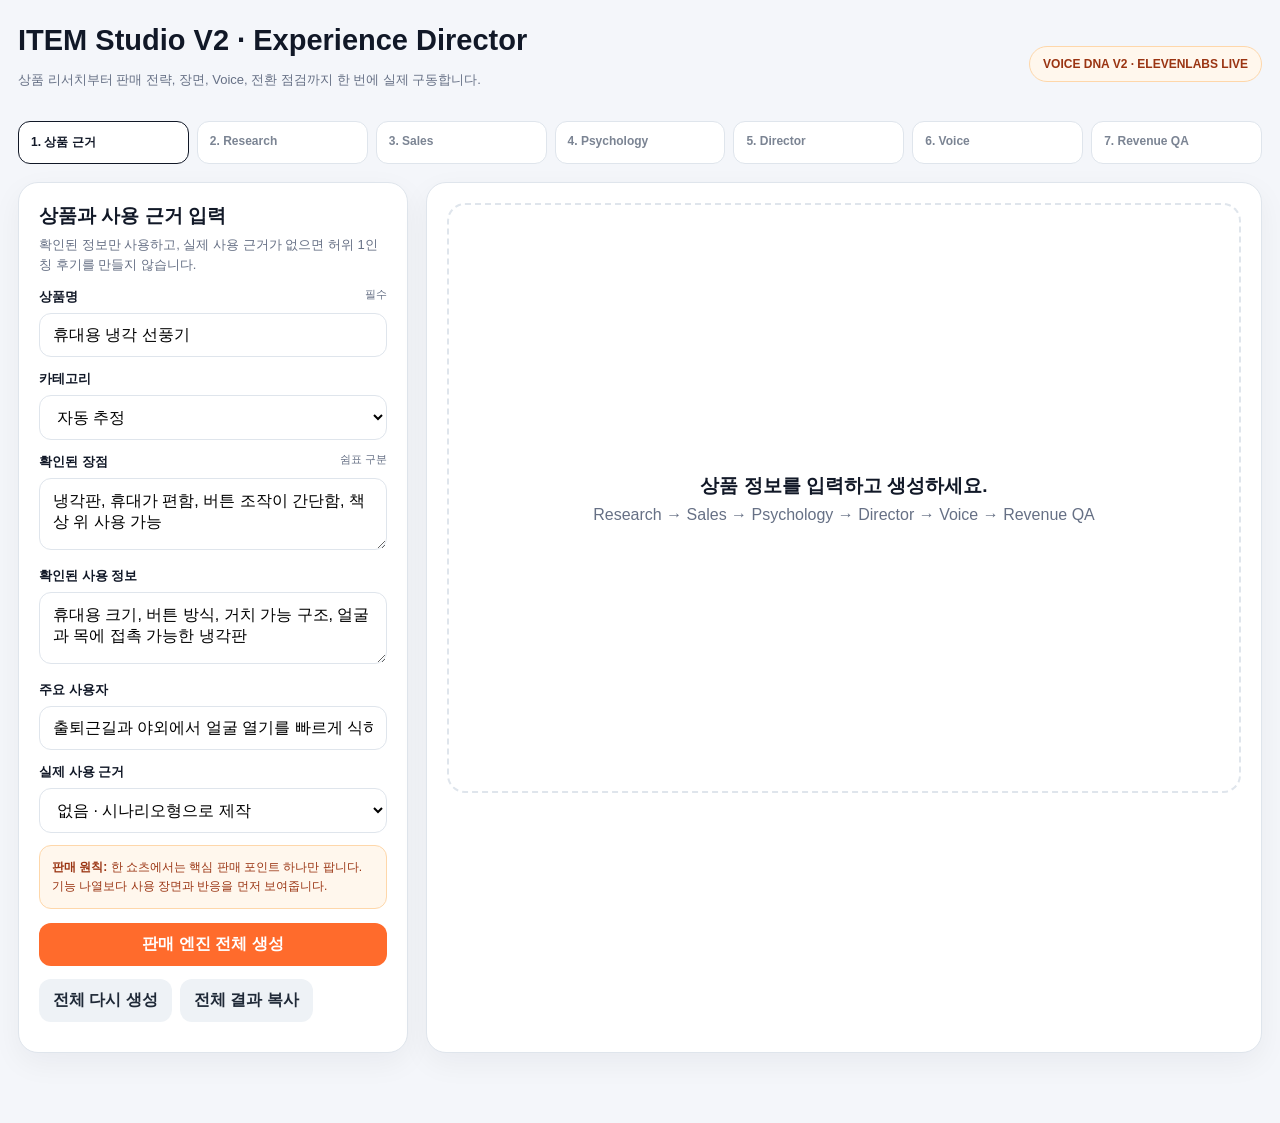
<file: index.html>
<!doctype html>
<html lang="ko">
<head>
<meta charset="utf-8">
<meta name="viewport" content="width=device-width,initial-scale=1">
<title>ITEM Studio V2 · Experience Director</title>
<style>
:root{--bg:#f4f6fa;--card:#fff;--text:#111827;--muted:#667085;--line:#dfe5ec;--dark:#0f172a;--accent:#ff6b2c;--gold:#ffcc3d;--ok:#087a43;--bad:#b42318}*{box-sizing:border-box}body{margin:0;background:var(--bg);color:var(--text);font-family:Arial,"Noto Sans KR",sans-serif}button,input,textarea,select{font:inherit}.wrap{max-width:1480px;margin:auto;padding:24px 18px 70px}.top{display:flex;justify-content:space-between;align-items:center;gap:16px;margin-bottom:18px}.top h1{margin:0;font-size:29px}.top p,.help,.status{color:var(--muted);font-size:13px;line-height:1.55}.lock{padding:10px 13px;border-radius:999px;background:#fff7ed;border:1px solid #fed7aa;color:#9a3412;font-weight:900;font-size:12px}.steps{display:grid;grid-template-columns:repeat(7,1fr);gap:8px;margin-bottom:18px}.step{background:#fff;border:1px solid var(--line);border-radius:12px;padding:12px;font-size:12px;font-weight:800;color:#7b8493}.step.active{border-color:#111827;color:#111827}.step.done{background:#eefbf5;color:var(--ok);border-color:#b8e3cd}.layout{display:grid;grid-template-columns:390px minmax(0,1fr);gap:18px}.card{background:#fff;border:1px solid var(--line);border-radius:20px;padding:20px;box-shadow:0 10px 30px rgba(15,23,42,.05)}h2{font-size:19px;margin:0 0 6px}h3{font-size:15px;margin:0}.field{margin-top:13px}.field label{display:flex;justify-content:space-between;gap:10px;font-size:13px;font-weight:900;margin-bottom:7px}.field label small{font-weight:500;color:var(--muted)}input,textarea,select{width:100%;border:1px solid var(--line);border-radius:12px;padding:12px 13px;background:#fff;outline:none}textarea{resize:vertical;min-height:72px}.btn,button{border:0;border-radius:12px;padding:11px 14px;font-weight:900;cursor:pointer}.primary{background:var(--dark);color:#fff}.orange{background:var(--accent);color:#fff}.secondary{background:#eef2f6;color:#1f2937}.wide{width:100%}.hidden{display:none!important}.notice{margin-top:12px;padding:12px;border-radius:12px;background:#eff6ff;border:1px solid #bfdbfe;color:#1e3a8a;font-size:12px;line-height:1.55}.warning{background:#fff7ed;border-color:#fed7aa;color:#9a3412}.actions{display:flex;gap:8px;flex-wrap:wrap;margin-top:13px}.tabs{display:flex;gap:8px;flex-wrap:wrap;margin-bottom:15px}.tab{background:#eef2f6;color:#334155}.tab.active{background:#111827;color:#fff}.pane{display:none}.pane.active{display:block}.grid2{display:grid;grid-template-columns:1fr 1fr;gap:12px}.box{border:1px solid var(--line);border-radius:15px;background:#fbfcfe;padding:14px}.box h3{margin-bottom:9px}.chips{display:flex;flex-wrap:wrap;gap:7px}.chip{padding:8px 10px;border-radius:999px;background:#f1f5f9;border:1px solid var(--line);font-size:12px;font-weight:800}.flow{display:flex;gap:8px;overflow:auto;padding-bottom:6px}.node{min-width:145px;border:1px solid var(--line);border-radius:13px;background:#fff;padding:12px;font-size:12px;font-weight:800}.node b{display:block;font-size:10px;color:var(--muted);margin-bottom:5px}.cut-list{display:grid;gap:10px}.cut{border:1px solid var(--line);border-radius:15px;background:#fff;padding:14px}.cut-head{display:flex;justify-content:space-between;gap:12px;margin-bottom:9px}.cut-no{background:#111827;color:#fff;border-radius:999px;padding:5px 8px;font-size:11px}.cut-grid{display:grid;grid-template-columns:repeat(4,1fr);gap:8px}.cut-grid div{background:#f8fafc;border-radius:10px;padding:10px;font-size:12px;line-height:1.5}.cut-grid b{display:block;color:#64748b;font-size:10px;margin-bottom:4px}.voice-card{border:2px solid var(--gold);background:#fffdf2}.voice-dna{display:grid;grid-template-columns:repeat(3,1fr);gap:8px;margin-top:10px}.voice-dna div{padding:10px;border-radius:10px;background:#f8fafc;font-size:12px}.score-grid{display:grid;grid-template-columns:repeat(3,1fr);gap:10px}.score{border:1px solid var(--line);border-radius:14px;padding:13px;background:#fff}.score strong{display:block;font-size:25px}.score span{font-size:11px;color:var(--muted)}.bar{height:7px;background:#e5e7eb;border-radius:99px;overflow:hidden;margin-top:8px}.bar i{display:block;height:100%;background:linear-gradient(90deg,var(--gold),var(--accent))}.pass{padding:13px;border-radius:12px;background:#eefbf5;border:1px solid #b8e3cd;color:var(--ok);font-weight:900}.script{white-space:pre-wrap;line-height:1.75;font-size:14px}.empty{display:grid;place-items:center;min-height:590px;color:var(--muted);text-align:center;border:2px dashed var(--line);border-radius:18px}.empty strong{display:block;color:#111827;font-size:19px;margin-bottom:7px}.persona-grid{display:grid;grid-template-columns:repeat(4,1fr);gap:8px}.persona{border:1px solid var(--line);background:#fff;padding:10px;border-radius:12px;font-size:12px}.persona.active{background:#111827;color:#fff}.forbidden{border-color:#fecdd3;background:#fff7f7}.pipeline{display:flex;gap:7px;overflow:auto;margin-top:10px}.pipeline span{white-space:nowrap;padding:8px 10px;border-radius:999px;background:#eefbf5;border:1px solid #b8e3cd;color:var(--ok);font-size:11px;font-weight:900}.tts-grid{display:grid;grid-template-columns:1fr 1fr;gap:10px}.tts-status{margin-top:10px;font-size:12px;font-weight:800}.tts-status.ok{color:var(--ok)}.tts-status.bad{color:var(--bad)}audio{width:100%;margin-top:12px}.small{font-size:11px;color:var(--muted);line-height:1.5}@media(max-width:1050px){.layout{grid-template-columns:1fr}.steps{grid-template-columns:repeat(4,1fr)}.score-grid,.persona-grid{grid-template-columns:1fr 1fr}}@media(max-width:700px){.wrap{padding:15px 11px}.top{align-items:flex-start;flex-direction:column}.steps,.grid2,.score-grid,.cut-grid,.voice-dna,.persona-grid,.tts-grid{grid-template-columns:1fr}.tabs{display:grid;grid-template-columns:1fr 1fr}}
</style>
</head>
<body>
<div class="wrap">
<header class="top"><div><h1>ITEM Studio V2 · Experience Director</h1><p>상품 리서치부터 판매 전략, 장면, Voice, 전환 점검까지 한 번에 실제 구동합니다.</p></div><div class="lock">VOICE DNA V2 · ELEVENLABS LIVE</div></header>
<div class="steps"><div class="step active" id="s1">1. 상품 근거</div><div class="step" id="s2">2. Research</div><div class="step" id="s3">3. Sales</div><div class="step" id="s4">4. Psychology</div><div class="step" id="s5">5. Director</div><div class="step" id="s6">6. Voice</div><div class="step" id="s7">7. Revenue QA</div></div>
<div class="layout">
<aside class="card">
<h2>상품과 사용 근거 입력</h2><div class="help">확인된 정보만 사용하고, 실제 사용 근거가 없으면 허위 1인칭 후기를 만들지 않습니다.</div>
<div class="field"><label>상품명 <small>필수</small></label><input id="name" value="휴대용 냉각 선풍기"></div>
<div class="field"><label>카테고리</label><select id="category"><option value="auto">자동 추정</option><option value="fan">휴대용 선풍기</option><option value="battery">보조배터리</option><option value="kitchen">주방용품</option><option value="beauty">뷰티</option><option value="digital">디지털</option><option value="home">생활용품</option><option value="other">기타</option></select></div>
<div class="field"><label>확인된 장점 <small>쉼표 구분</small></label><textarea id="benefits">냉각판, 휴대가 편함, 버튼 조작이 간단함, 책상 위 사용 가능</textarea></div>
<div class="field"><label>확인된 사용 정보</label><textarea id="evidence">휴대용 크기, 버튼 방식, 거치 가능 구조, 얼굴과 목에 접촉 가능한 냉각판</textarea></div>
<div class="field"><label>주요 사용자</label><input id="audience" value="출퇴근길과 야외에서 얼굴 열기를 빠르게 식히고 싶은 20~30대"></div>
<div class="field"><label>실제 사용 근거</label><select id="proof"><option value="scenario">없음 · 시나리오형으로 제작</option><option value="owned">실제 구매·사용 영상 보유</option></select></div>
<div class="notice warning"><b>판매 원칙:</b> 한 쇼츠에서는 핵심 판매 포인트 하나만 팝니다. 기능 나열보다 사용 장면과 반응을 먼저 보여줍니다.</div>
<button class="orange wide" id="generateBtn" style="margin-top:14px">판매 엔진 전체 생성</button>
<div class="actions"><button class="secondary" id="regenBtn">전체 다시 생성</button><button class="secondary" id="copyBtn">전체 결과 복사</button></div>
<div class="status" id="saveStatus" style="margin-top:10px"></div>
</aside>
<main class="card">
<div id="empty" class="empty"><div><strong>상품 정보를 입력하고 생성하세요.</strong><span>Research → Sales → Psychology → Director → Voice → Revenue QA</span></div></div>
<div id="result" class="hidden">
<div class="tabs"><button class="tab active" data-pane="brain">Research</button><button class="tab" data-pane="sales">Sales</button><button class="tab" data-pane="experience">Psychology</button><button class="tab" data-pane="director">Director</button><button class="tab" data-pane="voice">Voice DNA V2</button><button class="tab" data-pane="qa">Revenue QA</button></div>
<section class="pane active" id="brain"></section><section class="pane" id="sales"></section><section class="pane" id="experience"></section><section class="pane" id="director"></section><section class="pane" id="voice"></section><section class="pane" id="qa"></section>
</div></main></div></div>
<script>
const $=id=>document.getElementById(id);let state={seed:0,audioUrl:null};
const FORBIDDEN=['안녕하세요','오늘 소개할 제품은','이 제품은','기능은','장점은','추천드립니다','도움이 되셨다면','설명드리겠습니다'];
const PERSONAS={creator:{name:'쇼핑 크리에이터',character:'20~30대',tone:'밝지만 과하지 않고 실제 써본 사람처럼',stability:.38,similarity:.82,style:.72},life:{name:'생활 리뷰어',character:'30~40대 생활 리뷰어',tone:'차분하지만 리듬감 있는 실사용 톤',stability:.55,similarity:.84,style:.48},friend:{name:'친구 추천',character:'가까운 친구',tone:'광고 같지 않은 솔직한 대화체',stability:.42,similarity:.8,style:.62},live:{name:'라이브 판매왕',character:'라이브커머스 진행자',tone:'관심을 끌되 과장하지 않는 확신형',stability:.3,similarity:.8,style:.85}};
const list=v=>v.split(/[\n,·•|/]+/).map(x=>x.trim()).filter(Boolean).slice(0,10);
const clean=t=>FORBIDDEN.reduce((s,w)=>s.split(w).join(''),String(t)).replace(/\n{3,}/g,'\n\n').trim();
const setStep=n=>{for(let i=1;i<=7;i++)$('s'+i).className='step'+(i<n?' done':i===n?' active':'')};
function category(name,chosen){if(chosen!=='auto')return chosen;const n=name.toLowerCase();if(/선풍기|팬|냉각/.test(n))return'fan';if(/배터리|충전/.test(n))return'battery';if(/냄비|주방|칼/.test(n))return'kitchen';if(/세럼|크림|화장/.test(n))return'beauty';if(/이어폰|마우스|키보드/.test(n))return'digital';if(/청소|수납/.test(n))return'home';return'other'}
function inputData(){const name=$('name').value.trim();return{name,category:category(name,$('category').value),benefits:list($('benefits').value),evidence:list($('evidence').value),audience:$('audience').value.trim(),proof:$('proof').value}}
function research(d){const cooling=d.category==='fan'&&(/냉각|쿨링|아이스/.test(d.name)||d.benefits.some(x=>/냉각/.test(x)));if(cooling)return{dna:'바람보다 얼굴에 직접 닿는 차가운 접촉감이 구매를 만드는 제품',strength:'냉각판이 얼굴이나 목에 닿는 순간의 체감',problem:'폭염에 달아오른 얼굴, 땀, 무너지는 메이크업',buyer:d.audience,proof:'냉각판을 대기 전과 후의 표정 변화',scenes:['얼굴이 벌겋게 달아오른 순간','냉각판을 볼이나 목에 직접 대는 초근접','닿는 순간 표정이 달라지는 반응']};const first=d.benefits[0]||'사용 직후 보이는 변화';return{dna:'반복되는 생활 불편을 짧은 행동 하나로 줄이는 실사용 제품',strength:first,problem:'매번 반복되지만 참고 넘기던 생활 속 불편',buyer:d.audience,proof:'사용 전과 사용 후의 분명한 차이',scenes:['문제가 생긴 실제 생활 장면','제품을 사용하는 손동작','결과를 확인하는 표정 변화']}}
function sales(r){return{onePoint:r.strength,angle:`${r.problem}을 ${r.strength}으로 해결`,hooks:['잠깐. 지금 표정 바뀌는 거 보이세요?','와... 이게 왜 계속 보이는지 알겠네요.','아니 잠깐. 여기 딱 쓰는 순간이 진짜예요.','설명 말고 결과부터 볼게요.','처음엔 저도 다 비슷한 줄 알았거든요.']}}
function psychology(r){return{flow:['불편','공감','제품 등장','체험','감탄','확신','행동'],whyBuy:[r.problem,r.strength,'즉시 확인되는 변화']}}
function director(r,s){const actions=['문제 장면 클로즈업','제품을 손에 들고 바로 등장','핵심 부위를 직접 사용','0.3초 멈춘 뒤 표정 변화','결과 장면 초근접','카메라를 보며 짧은 CTA'];return actions.map((action,i)=>({no:i+1,action,camera:['얼굴 클로즈업','손과 제품 클로즈업','핵심 사용부 초근접','얼굴 45도 반응샷','전후 비교 고정샷','카메라 정면'][i],acting:['지친 표정','궁금한 표정','집중','놀람','만족','확신'][i],caption:['더워 죽겠는데','딱 여기','닿는 순간','와...','표정 바뀜','이래서 찾는구나'][i]}))}
function voice(d,r,s,cuts,personaKey='creator'){const p=PERSONAS[personaKey];const lines=[s.hooks[state.seed%s.hooks.length],'여기. 딱.',`${r.strength}.`,'와... 잠깐. 이건 반응부터 다르네요.',`${r.proof}. 보이세요?`,'진작 알았으면 이 불편을 계속 참지는 않았을 것 같아요.'];return{personaKey,persona:p,emotion:['놀람','공감','체험','확신','행동'],style:'짧고 빠르게 끊어 말하기 · 반응 먼저, 설명은 나중 · 광고처럼 읽지 않기',avoid:['AI 안내 음성','기계적인 TTS','뉴스 진행자','교과서 읽기','과장된 홈쇼핑 톤','억지 텐션',...FORBIDDEN],lines,full:clean(lines.join('\n'))}}
function score(v,r){let hook=94,desire=93,shorts=96,ctr=91,conversion=92;if(v.personaKey==='creator'){hook+=2;conversion+=2}if(/냉각/.test(r.strength)){desire+=2;ctr+=2}return{hook,desire,shorts,ctr,conversion,total:Math.round((hook+desire+shorts+ctr+conversion)/5)}}
function renderBrain(r){$('brain').innerHTML=`<div class="grid2"><div class="box"><h3>상품 DNA</h3><p>${r.dna}</p></div><div class="box"><h3>핵심 강점</h3><p>${r.strength}</p></div><div class="box"><h3>실제 구매자</h3><p>${r.buyer}</p></div><div class="box"><h3>구매를 증명할 장면</h3><p>${r.proof}</p></div></div><div class="box" style="margin-top:12px"><h3>리서치 결과 장면</h3><div class="flow">${r.scenes.map((x,i)=>`<div class="node"><b>SCENE ${i+1}</b>${x}</div>`).join('')}</div></div>`}
function renderSales(s){$('sales').innerHTML=`<div class="box"><h3>이번 쇼츠에서 딱 하나만 팔 것</h3><p><b>${s.onePoint}</b></p><div class="pipeline"><span>Research</span><span>핵심 강점</span><span>구매 심리</span><span>판매 전략</span><span>장면</span><span>Voice</span><span>Revenue QA</span></div></div><div class="box" style="margin-top:12px"><h3>Hook Generator · TOP 5</h3><div class="flow">${s.hooks.map((x,i)=>`<div class="node"><b>${i===0?'SELECTED':'HOOK '+(i+1)}</b>${x}</div>`).join('')}</div></div>`}
function renderPsychology(p){$('experience').innerHTML=`<div class="box"><h3>구매 감정 흐름</h3><div class="flow">${p.flow.map((x,i)=>`<div class="node"><b>${i+1}</b>${x}</div>`).join('')}</div></div>`}
function renderDirector(cuts){$('director').innerHTML=`<div class="cut-list">${cuts.map(c=>`<article class="cut"><div class="cut-head"><h3>CUT ${String(c.no).padStart(2,'0')}</h3><span class="cut-no">${c.acting}</span></div><div class="cut-grid"><div><b>행동</b>${c.action}</div><div><b>카메라</b>${c.camera}</div><div><b>자막</b>${c.caption}</div><div><b>Voice</b>${state.voice.lines[c.no-1]}</div></div></article>`).join('')}</div>`}
function apiKey(){return sessionStorage.getItem('itemStudioElevenKey')||''}
function voiceId(key){return sessionStorage.getItem('itemStudioVoice_'+key)||''}
function saveTtsSettings(){sessionStorage.setItem('itemStudioElevenKey',$('elevenKey').value.trim());sessionStorage.setItem('itemStudioVoice_'+state.voice.personaKey,$('voiceId').value.trim());$('ttsStatus').className='tts-status ok';$('ttsStatus').textContent='현재 브라우저 세션에만 저장됐어요.'}
async function generateElevenAudio(){const key=$('elevenKey').value.trim(),id=$('voiceId').value.trim();if(!key||!id){$('ttsStatus').className='tts-status bad';$('ttsStatus').textContent='ElevenLabs API Key와 현재 화자의 Voice ID를 입력해 주세요.';return}saveTtsSettings();const btn=$('playVoice');btn.disabled=true;btn.textContent='음성 생성 중...';$('ttsStatus').className='tts-status';$('ttsStatus').textContent='ElevenLabs에서 실제 음성을 만들고 있어요.';try{const p=state.voice.persona;const res=await fetch(`https://api.elevenlabs.io/v1/text-to-speech/${encodeURIComponent(id)}?output_format=mp3_44100_128`,{method:'POST',headers:{'xi-api-key':key,'Content-Type':'application/json','Accept':'audio/mpeg'},body:JSON.stringify({text:state.voice.full,model_id:'eleven_multilingual_v2',voice_settings:{stability:p.stability,similarity_boost:p.similarity,style:p.style,use_speaker_boost:true}})});if(!res.ok){let detail='';try{detail=await res.text()}catch(e){}throw new Error(`ElevenLabs ${res.status}${detail?' · '+detail.slice(0,180):''}`)}const blob=await res.blob();if(state.audioUrl)URL.revokeObjectURL(state.audioUrl);state.audioUrl=URL.createObjectURL(blob);$('voiceAudio').src=state.audioUrl;$('voiceAudio').classList.remove('hidden');await $('voiceAudio').play();$('ttsStatus').className='tts-status ok';$('ttsStatus').textContent=`${state.voice.persona.name} 실제 음성이 생성됐어요.`}catch(err){$('ttsStatus').className='tts-status bad';$('ttsStatus').textContent=err.message||'음성 생성에 실패했어요.'}finally{btn.disabled=false;btn.textContent='▶ Voice DNA 실제 음성 생성'}}
function renderVoice(v){$('voice').innerHTML=`<div class="box voice-card"><h3>ITEM Studio Voice DNA V2 · ElevenLabs 실제 연동</h3><div class="voice-dna"><div><b>기본 화자</b><br>${v.persona.name} · ${v.persona.character}</div><div><b>톤</b><br>${v.persona.tone}</div><div><b>엔진</b><br>ElevenLabs multilingual v2</div></div><p class="help">${v.style}</p><div class="persona-grid">${Object.entries(PERSONAS).map(([k,p])=>`<button class="persona ${k===v.personaKey?'active':''}" data-persona="${k}">${p.name}</button>`).join('')}</div></div><div class="box" style="margin-top:12px"><h3>ElevenLabs 연결</h3><div class="tts-grid"><div class="field"><label>API Key <small>세션 저장</small></label><input id="elevenKey" type="password" autocomplete="off" placeholder="xi-api-key" value="${apiKey()}"></div><div class="field"><label>${v.persona.name} Voice ID</label><input id="voiceId" placeholder="ElevenLabs Voice ID" value="${voiceId(v.personaKey)}"></div></div><div class="small">API Key는 GitHub 코드나 영구 저장소에 넣지 않고 현재 브라우저 탭의 sessionStorage에만 보관해요.</div><div class="actions"><button class="secondary" id="saveTts">연결정보 저장</button><button class="primary" id="playVoice">▶ Voice DNA 실제 음성 생성</button><button class="secondary" id="copyVoice">음성 대본 복사</button></div><div id="ttsStatus" class="tts-status">브라우저 기본 TTS는 제거됐어요.</div><audio id="voiceAudio" class="hidden" controls></audio></div><div class="box" style="margin-top:12px"><h3>장면 동기화 음성</h3><div class="script">${v.lines.map((x,i)=>`CUT ${String(i+1).padStart(2,'0')} · ${x}`).join('\n')}</div></div><div class="box forbidden" style="margin-top:12px"><h3>금지 Voice · 금지 문장</h3><div class="chips">${v.avoid.map(x=>`<span class="chip">${x}</span>`).join('')}</div></div>`;document.querySelectorAll('[data-persona]').forEach(b=>b.onclick=()=>{state.voice=voice(state.data,state.research,state.sales,state.cuts,b.dataset.persona);state.scores=score(state.voice,state.research);renderVoice(state.voice);renderDirector(state.cuts);renderQA(state.scores)});$('saveTts').onclick=saveTtsSettings;$('playVoice').onclick=generateElevenAudio;$('copyVoice').onclick=()=>navigator.clipboard.writeText(v.full).then(()=>$('saveStatus').textContent='Voice DNA V2 대본을 복사했어요.')}
function renderQA(s){const items=[['스크롤 정지',s.hook],['구매욕',s.desire],['쇼츠 적합도',s.shorts],['CTR 예상',s.ctr],['전환 가능성',s.conversion],['Revenue Score',s.total]];$('qa').innerHTML=`<div class="score-grid">${items.map(x=>`<div class="score"><span>${x[0]}</span><strong>${x[1]}</strong><div class="bar"><i style="width:${x[1]}%"></i></div></div>`).join('')}</div><div style="margin-top:14px" class="pass">PASS · 구매 전환 기준 통과</div>`}
function generate(){const d=inputData();if(!d.name){alert('상품명을 입력하세요.');return}setStep(2);state.data=d;state.research=research(d);setStep(3);state.sales=sales(state.research);setStep(4);state.psychology=psychology(state.research);setStep(5);state.cuts=director(state.research,state.sales);setStep(6);state.voice=voice(d,state.research,state.sales,state.cuts,'creator');setStep(7);state.scores=score(state.voice,state.research);renderBrain(state.research);renderSales(state.sales);renderPsychology(state.psychology);renderDirector(state.cuts);renderVoice(state.voice);renderQA(state.scores);$('empty').classList.add('hidden');$('result').classList.remove('hidden');$('saveStatus').textContent=`전체 연동 완료 · ${state.cuts.length}개 컷 · ${state.voice.persona.name} · Revenue Score ${state.scores.total}점`}
function allText(){return['[RESEARCH]',JSON.stringify(state.research,null,2),'[SALES]',JSON.stringify(state.sales,null,2),'[PSYCHOLOGY]',JSON.stringify(state.psychology,null,2),'[DIRECTOR]',JSON.stringify(state.cuts,null,2),'[VOICE DNA V2]',state.voice.full,'[REVENUE QA]',JSON.stringify(state.scores,null,2)].join('\n\n')}
$('generateBtn').onclick=generate;$('regenBtn').onclick=()=>{state.seed++;generate()};$('copyBtn').onclick=()=>{if(!state.data)return;navigator.clipboard.writeText(allText()).then(()=>$('saveStatus').textContent='전체 연동 결과를 복사했어요.')};document.querySelectorAll('.tab').forEach(b=>b.onclick=()=>{document.querySelectorAll('.tab').forEach(x=>x.classList.remove('active'));document.querySelectorAll('.pane').forEach(x=>x.classList.remove('active'));b.classList.add('active');$(b.dataset.pane).classList.add('active')});
</script>
</body>
</html>
</file>
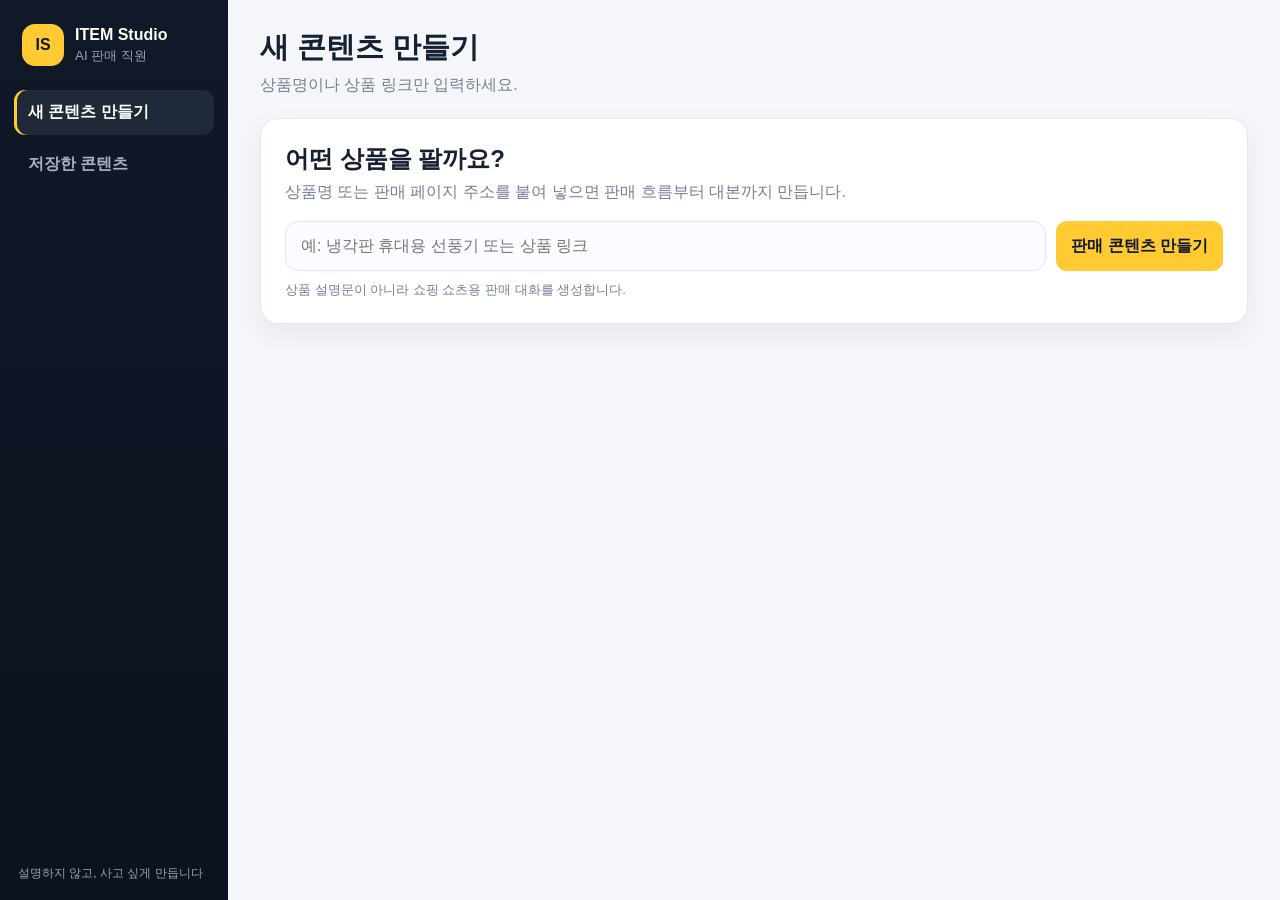
<file: hq/index.html>
<!doctype html>
<html lang="ko">
<head>
<meta charset="utf-8">
<meta name="viewport" content="width=device-width,initial-scale=1">
<title>ITEM Studio</title>
<style>
:root{--bg:#f4f6fa;--panel:#fff;--line:#e1e6ef;--text:#172033;--muted:#748096;--nav:#111827;--nav2:#1f2937;--accent:#ffca32;--green:#148a55;--shadow:0 10px 28px rgba(17,24,39,.06)}*{box-sizing:border-box}body{margin:0;font-family:Arial,"Noto Sans KR",sans-serif;background:var(--bg);color:var(--text)}button,input,textarea{font:inherit}.app{display:grid;grid-template-columns:228px 1fr;min-height:100vh}.side{background:linear-gradient(180deg,var(--nav),#0b1220);color:#fff;padding:22px 14px;position:sticky;top:0;height:100vh}.brand{display:flex;gap:11px;align-items:center;padding:2px 8px 24px}.logo{width:42px;height:42px;border-radius:13px;background:var(--accent);color:#111827;display:grid;place-items:center;font-weight:900}.brand strong,.brand small{display:block}.brand small{color:#9ca3af;margin-top:3px}.nav{display:grid;gap:7px}.nav button{border:0;background:transparent;color:#aab2c2;padding:12px 14px;border-radius:11px;text-align:left;font-weight:800;cursor:pointer}.nav button:hover,.nav button.active{background:var(--nav2);color:#fff}.nav button.active{box-shadow:inset 3px 0 0 var(--accent)}.side-foot{position:absolute;left:18px;right:18px;bottom:18px;color:#9ca3af;font-size:12px}.main{padding:28px 32px 60px;min-width:0}.top{display:flex;justify-content:space-between;gap:16px;align-items:center;margin-bottom:22px}.top h1{margin:0;font-size:29px}.top p{margin:7px 0 0;color:var(--muted)}.btn{border:0;border-radius:11px;padding:11px 15px;font-weight:900;cursor:pointer}.btn.primary{background:var(--accent);color:#111827}.btn.secondary{background:#fff;border:1px solid var(--line)}.btn.dark{background:#172033;color:#fff}.screen{display:none}.screen.active{display:block}.panel{background:var(--panel);border:1px solid var(--line);border-radius:18px;padding:20px;box-shadow:var(--shadow)}.search-panel{padding:24px}.search-panel h2{margin:0 0 7px}.search-panel p{margin:0 0 18px;color:var(--muted)}.search-row{display:grid;grid-template-columns:1fr auto;gap:10px}.search-row input{width:100%;border:1px solid var(--line);background:#fbfcff;border-radius:13px;padding:15px;outline:none;font-size:16px}.hint{margin-top:10px;color:var(--muted);font-size:13px}.progress{display:none;margin-top:16px}.progress.show{display:block}.progress-list{display:grid;gap:8px}.progress-item{display:flex;gap:10px;align-items:center;padding:11px 13px;border-radius:12px;background:#f8fafc;color:#647087}.progress-item.done{color:var(--green);background:#eefaf4}.progress-item.active{color:#172033;background:#fff6d0}.dot{width:9px;height:9px;border-radius:50%;background:currentColor}.result-wrap{display:none;margin-top:16px}.result-wrap.show{display:block}.summary{display:grid;grid-template-columns:1.2fr .8fr;gap:15px;margin-bottom:15px}.product-card h2{margin:0 0 8px}.product-card p{color:var(--muted);line-height:1.65;margin:0}.scene-list{display:grid;gap:8px;margin-top:12px}.scene{padding:11px 12px;background:#f8fafc;border-radius:11px}.script-head{display:flex;justify-content:space-between;gap:12px;align-items:center;margin-bottom:14px}.script-head h2{margin:0}.script-tabs{display:flex;gap:7px;flex-wrap:wrap}.tab{border:1px solid var(--line);background:#fff;border-radius:999px;padding:8px 12px;font-weight:800;cursor:pointer}.tab.active{background:#172033;color:#fff;border-color:#172033}.script-box{border:1px solid var(--line);border-radius:15px;overflow:hidden}.script-label{padding:12px 14px;background:#fafbfe;border-bottom:1px solid var(--line);font-weight:900;display:flex;justify-content:space-between;gap:10px}.score{color:var(--green);font-size:13px}.script-box textarea{display:block;width:100%;min-height:390px;border:0;padding:20px;resize:vertical;line-height:1.75;outline:none;font-size:16px}.actions{display:flex;gap:8px;flex-wrap:wrap;margin-top:12px}.saved-list{display:grid;gap:10px}.saved-item{padding:14px;border:1px solid var(--line);border-radius:13px;background:#fff;cursor:pointer}.saved-item strong,.saved-item small{display:block}.saved-item small{color:var(--muted);margin-top:5px}.empty{text-align:center;padding:42px;color:var(--muted);border:1px dashed var(--line);border-radius:14px}.toast{position:fixed;right:22px;bottom:22px;background:#111827;color:#fff;padding:13px 16px;border-radius:11px;opacity:0;transform:translateY(10px);transition:.2s;pointer-events:none}.toast.show{opacity:1;transform:translateY(0)}@media(max-width:900px){.summary{grid-template-columns:1fr}}@media(max-width:720px){.app{display:block}.side{height:auto;position:relative}.side-foot{display:none}.nav{grid-template-columns:1fr 1fr}.main{padding:18px}.search-row{grid-template-columns:1fr}.top{align-items:flex-start}.script-head{display:block}.script-tabs{margin-top:12px}}
</style>
</head>
<body>
<div class="app">
<aside class="side">
  <div class="brand"><div class="logo">IS</div><div><strong>ITEM Studio</strong><small>AI 판매 직원</small></div></div>
  <nav class="nav"><button class="active" data-screen="make">새 콘텐츠 만들기</button><button data-screen="saved">저장한 콘텐츠</button></nav>
  <div class="side-foot">설명하지 않고, 사고 싶게 만듭니다</div>
</aside>
<main class="main">
<header class="top"><div><h1 id="pageTitle">새 콘텐츠 만들기</h1><p id="pageDesc">상품명이나 상품 링크만 입력하세요.</p></div></header>
<section class="screen active" id="make">
  <div class="panel search-panel">
    <h2>어떤 상품을 팔까요?</h2>
    <p>상품명 또는 판매 페이지 주소를 붙여 넣으면 판매 흐름부터 대본까지 만듭니다.</p>
    <div class="search-row"><input id="productInput" placeholder="예: 냉각판 휴대용 선풍기 또는 상품 링크"><button class="btn primary" id="makeBtn">판매 콘텐츠 만들기</button></div>
    <div class="hint">상품 설명문이 아니라 쇼핑 쇼츠용 판매 대화를 생성합니다.</div>
    <div class="progress" id="progress"><div class="progress-list" id="progressList"></div></div>
  </div>
  <div class="result-wrap" id="resultWrap">
    <div class="summary">
      <div class="panel product-card"><h2 id="productTitle"></h2><p id="productSummary"></p></div>
      <div class="panel"><strong>판매 장면 설계</strong><div class="scene-list" id="sceneList"></div></div>
    </div>
    <div class="panel">
      <div class="script-head"><h2>완성된 판매 대본</h2><div class="script-tabs" id="scriptTabs"></div></div>
      <div class="script-box"><div class="script-label"><span id="scriptLabel">추천 대본</span><span class="score" id="revenueScore"></span></div><textarea id="scriptText"></textarea></div>
      <div class="actions"><button class="btn primary" id="copyBtn">대본 복사</button><button class="btn secondary" id="changeBtn">다른 내용으로 다시 만들기</button><button class="btn dark" id="saveBtn">저장하기</button></div>
    </div>
  </div>
</section>
<section class="screen" id="saved"><div class="panel"><h2>저장한 콘텐츠</h2><div class="saved-list" id="savedList"></div></div></section>
</main>
</div>
<div class="toast" id="toast"></div>
<script>
const $=s=>document.querySelector(s),$$=s=>[...document.querySelectorAll(s)];
const state={product:'',scripts:[],active:0,analysis:null};
const FORBIDDEN=['안녕하세요','오늘 소개할 제품은','오늘 소개할 상품은','이 제품은','기능은','장점은','추천드립니다','도움이 되셨다면','구매해보세요','설명드리겠습니다'];
const VOICE_LOCK={name:'쇼핑 크리에이터',age:'20~30대',tone:'밝지만 과하지 않고 빠르며 리듬감 있는 대화체',style:'실제로 써본 사람이 친구에게 알려주는 느낌',forbidden:'AI 안내원·뉴스 진행자·교과서 낭독·과장된 홈쇼핑 아주머니·억지 텐션'};
function say(m){const t=$('#toast');t.textContent=m;t.classList.add('show');clearTimeout(window.tt);window.tt=setTimeout(()=>t.classList.remove('show'),1800)}
function esc(s){return String(s).replace(/[&<>"']/g,m=>({'&':'&amp;','<':'&lt;','>':'&gt;','"':'&quot;',"'":'&#39;'}[m]))}
function cleanScript(text){let out=String(text);FORBIDDEN.forEach(word=>{out=out.split(word).join('')});return out.replace(/\n{3,}/g,'\n\n').replace(/^\s*[,.~]+/gm,'').trim()}
function productResearch(name){const text=name.toLowerCase();
  if(/냉각|쿨링|아이스/.test(text)&&/선풍기|팬/.test(text))return{kind:'냉각 선풍기',dna:'바람보다 차가운 접촉감이 구매를 만드는 휴대용 냉각 도구',strength:'얼굴에 닿는 순간 체감되는 냉각판',problem:'폭염에 달아오른 얼굴과 무너지는 메이크업',buyer:'출퇴근·등하원·야외활동 중 얼굴 열기를 빠르게 식히고 싶은 사람',psychology:'바람 세기보다 즉시 느껴지는 차가움을 직접 확인하고 싶다',proof:'닿기 전과 닿은 뒤 표정 변화',scenes:['얼굴이 벌겋게 달아오른 장면','냉각판을 볼이나 목에 직접 대는 초근접 장면','닿는 순간 표정이 바뀌는 반응 장면'],hooks:['잠깐. 지금 표정 바뀌는 거 보이세요?','와... 선풍기가 아니라 얼굴 열기 끄는 버튼 같은데요?','아니 잠깐. 여기 딱 대는 순간이 진짜예요.']};
  if(/선풍기|써큘|냉풍|팬/.test(text))return{kind:'선풍기',dna:'더운 순간 바로 꺼내 쓰는 개인 바람 도구',strength:'필요한 위치에 즉시 보내는 바람',problem:'에어컨을 켜도 얼굴과 몸 주변에 남는 답답한 열기',buyer:'출퇴근·주방·책상·침실에서 빠르게 시원해지고 싶은 사람',psychology:'내가 가장 더운 순간에 실제로 도움이 되는지 보고 싶다',proof:'사용 전 답답한 표정과 사용 후 편안해진 표정',scenes:['더위에 지친 얼굴을 먼저 보여주는 장면','제품을 켜자 머리카락과 옷깃이 움직이는 장면','사용자가 안도하며 계속 쓰는 반응 장면'],hooks:['잠깐. 에어컨 켰는데도 얼굴만 뜨거운 분들 보세요.','와... 이래서 더운 날 손에서 안 놓는 거였네요.','아니, 바람 닿자마자 표정부터 달라지는데요?']};
  if(/청소기|흡입/.test(text))return{kind:'청소기',dna:'큰 청소기를 꺼내지 않고 눈앞의 지저분함을 바로 없애는 도구',strength:'보이는 순간 바로 처리하는 즉시성',problem:'차량 틈새·키보드·소파의 작은 부스러기 때문에 큰 청소기를 꺼내야 하는 번거로움',buyer:'작은 먼지와 부스러기를 미루지 않고 바로 치우고 싶은 사람',psychology:'꺼내기 쉽고 실제로 깨끗해지는 장면을 보고 싶다',proof:'흡입 전후가 한 화면에서 분명하게 달라지는 장면',scenes:['틈새 부스러기를 초근접으로 보여주는 장면','한 손으로 바로 흡입하는 장면','청소 전후를 나란히 비교하는 장면'],hooks:['잠깐. 이 작은 부스러기 때문에 큰 청소기 꺼내셨죠?','와... 한 번 지나갔는데 어디 갔어요?','아니, 청소보다 청소기 꺼내는 게 더 귀찮았잖아요.']};
  return{kind:'생활용품',dna:'반복되는 생활 불편을 짧은 행동 하나로 줄이는 실사용 도구',strength:'사용 직후 눈에 보이는 변화',problem:'매번 반복되지만 참고 넘기던 생활 속 불편',buyer:'광고 설명보다 실제 사용 장면을 보고 결정하는 사람',psychology:'내 생활에서도 정말 자주 쓰게 될지 확인하고 싶다',proof:'사용 전 불편과 사용 후 반응의 차이',scenes:['문제가 생긴 실제 생활 장면','제품을 처음 사용하는 손동작 중심 장면','결과를 확인하고 표정이 바뀌는 장면'],hooks:['잠깐. 이거 쓰는 순간부터 보셔야 돼요.','와... 왜 다들 이 장면을 보여주는지 알겠네요.','아니, 설명 말고 결과만 볼게요. 진짜 달라지나?']}}
function salesStrategy(info){return{onePoint:info.strength,angle:`${info.problem}을 ${info.strength}으로 해결`,emotion:['놀람','호기심','공감','체험','감탄','확신','구매욕'],voice:VOICE_LOCK,cta:['왜 계속 품절되는지 이제 알겠네요.','이건 필요해진 다음 찾으면 늦겠는데요?','진작 썼으면 이 불편을 계속 참지는 않았을 것 같아요.']}}
function performancePlan(info){return{camera:['문제 장면 클로즈업',info.proof,'제품과 얼굴 또는 손을 번갈아 촬영','마지막 결과 장면 정지'],acting:['첫 장면은 당황한 표정','제품이 닿거나 작동할 때 0.3초 멈춤','결과를 확인한 뒤 자연스러운 감탄','마지막 문장은 카메라를 보며 확신 있게'],caption:['잠깐','딱 이 순간','표정 보이세요?','왜 품절인지 알겠네'],sound:['첫 컷 짧은 팝 효과','제품 작동 순간 클릭 또는 쿨링 효과','결과 장면에서 음악 한 박자 멈춤']}}
function revenueScore(text,info){let score=58;const shortLines=text.split('\n').filter(Boolean).filter(x=>x.length<=18).length;score+=Math.min(shortLines,10);if(/[와헉어잠깐아니진짜대박]/.test(text))score+=8;if(text.includes(info.strength.split(' ')[0]))score+=6;if(/표정|닿|순간|보이/.test(text))score+=7;if(/품절|늦|진작|놓치/.test(text))score+=6;if(!FORBIDDEN.some(x=>text.includes(x)))score+=5;return Math.min(99,score)}
function buildScripts(name,info,shift=0){const strategy=salesStrategy(info),plan=performancePlan(info),h=info.hooks,cta=strategy.cta;const scripts=[
{label:'가장 추천',body:`${h[(0+shift)%h.length]}\n\n[표정: 놀람 / 빠르게]\n보이세요?\n지금 ${info.problem}.\n\n[카메라: 문제 장면 클로즈업]\n여기.\n딱.\n\n[0.3초 멈춤]\n와...\n이 느낌은 말로 설명하면 안 돼요.\n${info.proof}.\n\n[속삭이듯]\n저도 처음엔 다 비슷한 줄 알았거든요.\n근데 ${info.strength}.\n어? 이건 다르네.\n\n[카메라를 보며]\n${cta[(0+shift)%cta.length]}\n\n[자막] ${plan.caption.join(' → ')}\n[효과음] ${plan.sound.join(' / ')}`},
{label:'상황 공감형',body:`잠깐...\n이 상황 익숙하시죠?\n${info.problem}.\n\n참고 넘기려고 했는데\n또 생겨요.\n계속.\n\n[제품 등장]\n그래서 여기.\n${info.strength}.\n\n딱 써보는 순간...\n와.\n이래서 필요한 거였네요.\n\n기능이 많아서가 아니에요.\n내가 제일 불편한 순간을\n바로 바꿔주니까요.\n\n${cta[(1+shift)%cta.length]}\n\n[Voice] ${VOICE_LOCK.name} / 빠르고 자연스럽게 / 광고처럼 읽지 않기`},
{label:'빠른 쇼츠형',body:`잠깐.\n보이세요?\n여기.\n딱.\n\n와...\n표정 바뀌었죠?\n\n${info.problem}.\n이걸\n${info.strength}으로\n바로 바꿉니다.\n\n아니...\n이 정도였어?\n\n설명은 됐고\n이 장면 하나면 끝이에요.\n\n${cta[(2+shift)%cta.length]}\n\n[촬영] ${plan.camera.join(' → ')}`},
{label:'실사용 후기형',body:`저도 처음엔\n"다 비슷하지" 했거든요.\n\n근데 써보니까...\n잠깐.\n이건 다시 보여드릴게요.\n\n${info.proof}.\n\n와...\n진짜네.\n\n제가 계속 손이 가는 이유는 하나예요.\n${info.strength}.\n\n거창한 설명보다\n내가 불편할 때 바로 쓰게 되는 것.\n그게 결국 남더라고요.\n\n${cta[(0+shift)%cta.length]}`},
{label:'비교 전환형',body:`잠깐만요.\n숫자 비교하기 전에\n이 장면부터 보세요.\n\n비슷해 보여도\n사람이 돈을 쓰는 이유는\n스펙표에 없거든요.\n\n${info.problem}.\n그 순간에\n${info.strength}.\n\n닿거나 작동하는 순간...\n와.\n반응부터 달라지죠?\n\n저라면 기능 열 개보다\n이 한 장면을 고르겠어요.\n\n${cta[(1+shift)%cta.length]}`}
];return scripts.map(x=>{const text=cleanScript(x.body);return{label:x.label,text,score:revenueScore(text,info),voice:VOICE_LOCK.name}})}
const steps=['상품 리서치','핵심 강점 발견','구매 심리 분석','판매 전략 수립','영상 장면 설계','화자·표정·톤·속도 결정','자막·효과음 설계','쇼핑 쇼츠 대본 생성','구매 전환 점검'];
async function make(){const name=$('#productInput').value.trim();if(!name){say('상품명이나 링크를 입력하세요.');return}state.product=name;$('#progress').classList.add('show');$('#resultWrap').classList.remove('show');$('#progressList').innerHTML=steps.map((x,i)=>`<div class="progress-item" data-step="${i}"><i class="dot"></i>${x}</div>`).join('');for(let i=0;i<steps.length;i++){const items=$$('.progress-item');items.forEach((x,j)=>x.className='progress-item'+(j<i?' done':j===i?' active':''));await new Promise(r=>setTimeout(r,210))}$$('.progress-item').forEach(x=>x.className='progress-item done');const info=productResearch(name),strategy=salesStrategy(info),plan=performancePlan(info);state.analysis={info,strategy,plan};state.scripts=buildScripts(name,info,0);state.active=state.scripts.reduce((best,x,i,a)=>x.score>a[best].score?i:best,0);$('#productTitle').textContent=name;$('#productSummary').textContent=`상품 DNA: ${info.dna} · 핵심 강점: ${info.strength} · 구매 심리: ${info.psychology} · 기본 화자: ${VOICE_LOCK.name}`;$('#sceneList').innerHTML=[`판매 포인트: ${strategy.onePoint}`,`구매 상황: ${info.problem}`,...info.scenes].map(x=>`<div class="scene">${esc(x)}</div>`).join('');renderScripts();$('#resultWrap').classList.add('show');say('판매 대본을 완성했습니다.')}
function renderScripts(){const tabs=$('#scriptTabs');tabs.innerHTML=state.scripts.map((s,i)=>`<button class="tab ${i===state.active?'active':''}" data-tab="${i}">${s.label}</button>`).join('');const current=state.scripts[state.active];$('#scriptLabel').textContent=`${current.label} · ${current.voice}`;$('#revenueScore').textContent=`Revenue Score ${current.score}점`;$('#scriptText').value=current.text;$$('[data-tab]').forEach(b=>b.onclick=()=>{state.scripts[state.active].text=cleanScript($('#scriptText').value);state.active=+b.dataset.tab;renderScripts()})}
function store(){return JSON.parse(localStorage.getItem('itemStudioSaved')||'[]')}
function save(){if(!state.scripts.length){say('먼저 대본을 만드세요.');return}state.scripts[state.active].text=cleanScript($('#scriptText').value);const arr=store();arr.unshift({id:Date.now(),product:state.product,scripts:state.scripts,analysis:state.analysis,date:new Date().toLocaleString('ko-KR')});localStorage.setItem('itemStudioSaved',JSON.stringify(arr.slice(0,50)));say('저장했습니다.')}
function renderSaved(){const arr=store(),root=$('#savedList');root.innerHTML=arr.length?arr.map((x,i)=>`<div class="saved-item" data-load="${i}"><strong>${esc(x.product)}</strong><small>${x.date} · 판매 대본 ${x.scripts.length}개</small></div>`).join(''):'<div class="empty">저장한 콘텐츠가 없습니다.</div>';$$('[data-load]').forEach(x=>x.onclick=()=>{const p=arr[+x.dataset.load];state.product=p.product;state.scripts=p.scripts;state.analysis=p.analysis||null;state.active=0;$('#productInput').value=p.product;$('#productTitle').textContent=p.product;$('#productSummary').textContent='저장해 둔 판매 대본을 다시 불러왔습니다.';$('#sceneList').innerHTML='';renderScripts();$('#resultWrap').classList.add('show');openScreen('make');say('저장한 콘텐츠를 불러왔습니다.')})}
function openScreen(id){$$('.screen').forEach(x=>x.classList.toggle('active',x.id===id));$$('.nav button').forEach(x=>x.classList.toggle('active',x.dataset.screen===id));$('#pageTitle').textContent=id==='make'?'새 콘텐츠 만들기':'저장한 콘텐츠';$('#pageDesc').textContent=id==='make'?'상품명이나 상품 링크만 입력하세요.':'필요한 판매 대본을 다시 불러올 수 있습니다.';if(id==='saved')renderSaved()}
$$('.nav button').forEach(b=>b.onclick=()=>openScreen(b.dataset.screen));$('#makeBtn').onclick=make;$('#productInput').onkeydown=e=>{if(e.key==='Enter')make()};$('#copyBtn').onclick=()=>{const cleaned=cleanScript($('#scriptText').value);$('#scriptText').value=cleaned;navigator.clipboard.writeText(cleaned).then(()=>say('판매 대본을 복사했습니다.'))};$('#saveBtn').onclick=save;$('#changeBtn').onclick=()=>{if(!state.product)return;const info=state.analysis?.info||productResearch(state.product),shift=Math.floor(Math.random()*3);state.scripts=buildScripts(state.product,info,shift);state.active=state.scripts.reduce((best,x,i,a)=>x.score>a[best].score?i:best,0);renderScripts();say('다른 판매 흐름으로 다시 만들었습니다.')};
</script>
</body>
</html>
</file>
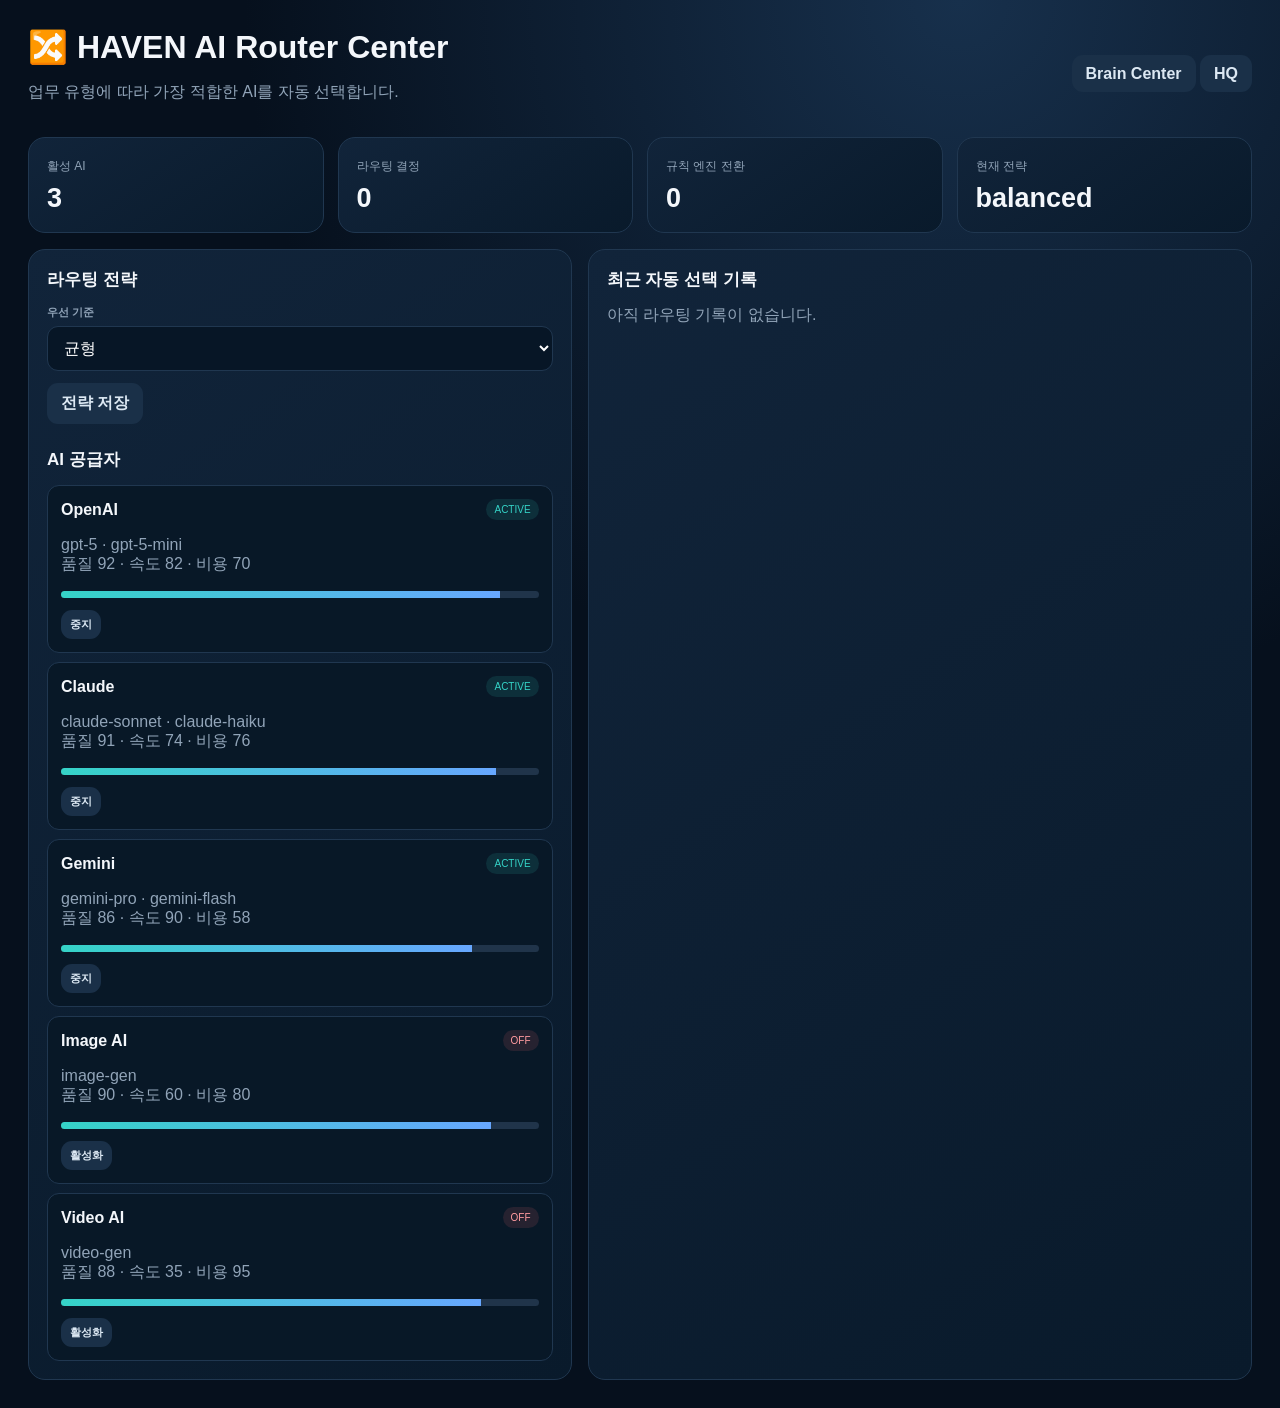
<file: hq/ai-router-center.html>
<!doctype html><html lang="ko"><head><meta charset="utf-8"><meta name="viewport" content="width=device-width,initial-scale=1"><title>HAVEN AI Router Center</title><style>:root{--bg:#06101d;--panel:#0d1b2d;--line:#203750;--text:#f4f7fb;--muted:#91a4b8;--cyan:#35d3c7;--green:#35c77a;--red:#ff6b72}*{box-sizing:border-box}body{margin:0;background:radial-gradient(circle at 75% 0,#17304c,#06101d 42%);color:var(--text);font-family:Arial,"Noto Sans KR",sans-serif}main{max-width:1280px;margin:auto;padding:28px}.top{display:flex;justify-content:space-between;gap:16px;align-items:center}.top h1{margin:0}.top p,.muted{color:var(--muted)}a,button,select{font:inherit}.btn{border:0;border-radius:11px;padding:10px 14px;font-weight:900;cursor:pointer;text-decoration:none}.secondary{background:#1a3048;color:#dce8f3}.grid{display:grid;grid-template-columns:repeat(4,1fr);gap:14px;margin-top:18px}.two{display:grid;grid-template-columns:.9fr 1.1fr;gap:16px;margin-top:16px}.card{background:linear-gradient(145deg,#11243a,#091a2b);border:1px solid var(--line);border-radius:17px;padding:18px}.card h2{font-size:17px;margin:0 0 14px}.metric span{font-size:12px;color:var(--muted)}.metric strong{display:block;font-size:27px;margin-top:8px}.item{background:#081827;border:1px solid var(--line);border-radius:12px;padding:13px;margin-top:9px}.head{display:flex;justify-content:space-between;gap:10px;align-items:center}.badge{font-size:10px;border-radius:999px;padding:5px 8px;background:rgba(53,211,199,.12);color:var(--cyan)}.badge.off{background:rgba(255,107,114,.12);color:#ff9ba0}.bar{height:7px;background:#20344a;border-radius:99px;overflow:hidden;margin-top:9px}.bar span{display:block;height:100%;background:linear-gradient(90deg,var(--cyan),#67a7ff)}.field{display:grid;gap:6px}.field label{font-size:11px;color:var(--muted);font-weight:800}.field select{background:#071626;color:#fff;border:1px solid var(--line);border-radius:11px;padding:12px}.actions{display:flex;gap:8px;flex-wrap:wrap;margin-top:12px}.mini{padding:7px 9px;font-size:11px}@media(max-width:850px){.grid{grid-template-columns:repeat(2,1fr)}.two{grid-template-columns:1fr}}@media(max-width:520px){.grid{grid-template-columns:1fr}.top{align-items:flex-start;flex-direction:column}main{padding:18px 12px}}</style></head><body><main><header class="top"><div><h1>🔀 HAVEN AI Router Center</h1><p>업무 유형에 따라 가장 적합한 AI를 자동 선택합니다.</p></div><div><a class="btn secondary" href="brain-center.html">Brain Center</a> <a class="btn secondary" href="./">HQ</a></div></header><section class="grid"><div class="card metric"><span>활성 AI</span><strong id="enabled">0</strong></div><div class="card metric"><span>라우팅 결정</span><strong id="decisions">0</strong></div><div class="card metric"><span>규칙 엔진 전환</span><strong id="fallbacks">0</strong></div><div class="card metric"><span>현재 전략</span><strong id="strategy">-</strong></div></section><section class="two"><div class="card"><h2>라우팅 전략</h2><div class="field"><label>우선 기준</label><select id="strategySelect"><option value="balanced">균형</option><option value="quality">품질 우선</option><option value="speed">속도 우선</option><option value="cost">비용 우선</option></select></div><div class="actions"><button class="btn secondary" id="saveStrategy">전략 저장</button></div><h2 style="margin-top:24px">AI 공급자</h2><div id="providers"></div></div><div class="card"><h2>최근 자동 선택 기록</h2><div id="routes"></div></div></section><script src="ai-router.js"></script><script>const R=window.HavenAIRouter,$=id=>document.getElementById(id);function render(){const s=R.getState(),m=R.summary();$('enabled').textContent=m.enabled;$('decisions').textContent=m.decisions;$('fallbacks').textContent=m.fallbacks;$('strategy').textContent=m.strategy;$('strategySelect').value=s.strategy;$('providers').innerHTML=Object.entries(s.providers).map(([k,p])=>`<div class="item"><div class="head"><strong>${p.label}</strong><span class="badge ${p.enabled?'':'off'}">${p.enabled?'ACTIVE':'OFF'}</span></div><p class="muted">${p.models.join(' · ')}<br>품질 ${p.quality} · 속도 ${p.speed} · 비용 ${p.cost}</p><div class="bar"><span style="width:${p.quality}%"></span></div><div class="actions"><button class="btn secondary mini" onclick="toggleProvider('${k}',${!p.enabled})">${p.enabled?'중지':'활성화'}</button></div></div>`).join('');$('routes').innerHTML=s.routes.slice(0,25).map(x=>`<div class="item"><div class="head"><strong>${x.type} → ${x.chosen.label}</strong><span class="badge">${x.chosen.model}</span></div><p class="muted">점수 ${x.chosen.score} · 전략 ${x.strategy}<br>${new Date(x.at).toLocaleString('ko-KR')}</p></div>`).join('')||'<div class="muted">아직 라우팅 기록이 없습니다.</div>'}window.toggleProvider=(k,v)=>{R.updateProvider(k,{enabled:v});render()};$('saveStrategy').onclick=()=>{R.setStrategy($('strategySelect').value);render()};render();</script></main></body></html>
</file>
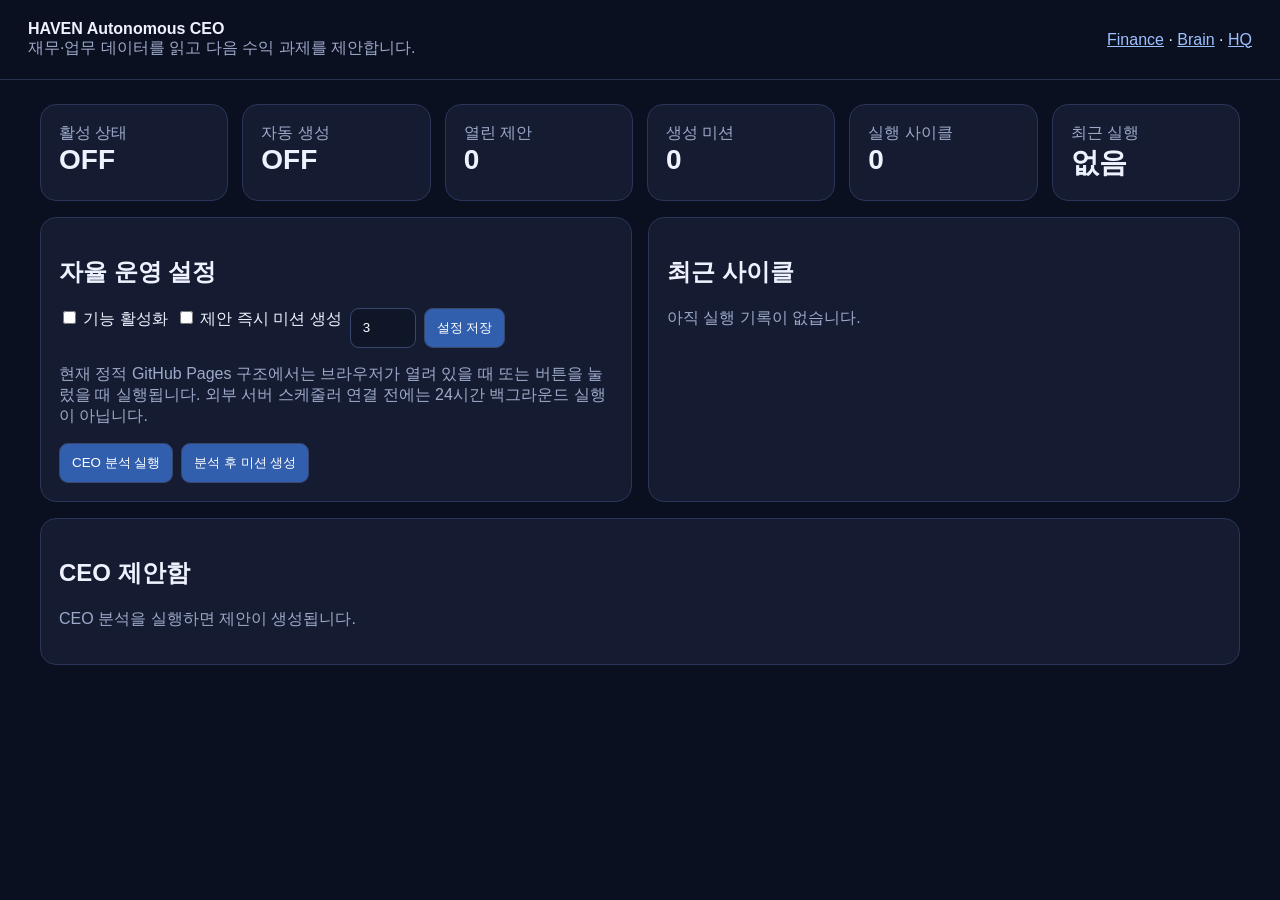
<file: hq/autonomous-ceo-center.html>
<!doctype html><html lang="ko"><head><meta charset="utf-8"><meta name="viewport" content="width=device-width,initial-scale=1"><title>HAVEN Autonomous CEO</title><style>body{margin:0;font-family:Arial,sans-serif;background:#0b1020;color:#eef2ff}header{padding:20px 28px;border-bottom:1px solid #26304f;display:flex;justify-content:space-between;gap:16px;align-items:center}a{color:#9cc1ff}.wrap{max-width:1200px;margin:auto;padding:24px}.grid{display:grid;grid-template-columns:repeat(auto-fit,minmax(180px,1fr));gap:14px}.card{background:#151c31;border:1px solid #2a3559;border-radius:16px;padding:18px}.big{font-size:28px;font-weight:700}.muted{color:#9da9c9}.row{display:grid;grid-template-columns:1fr 1fr;gap:16px;margin-top:16px}.actions{display:flex;gap:8px;flex-wrap:wrap}button,input{padding:10px 12px;border-radius:9px;border:1px solid #39466d;background:#0f1628;color:#fff}button{cursor:pointer;background:#315fae}.proposal{padding:14px;border-radius:12px;background:#10172a;margin:10px 0}.tag{display:inline-block;padding:4px 8px;border-radius:999px;background:#26365f;margin-right:6px;font-size:12px}.danger{background:#7b2940}.ok{background:#245d49}@media(max-width:760px){.row{grid-template-columns:1fr}}</style></head><body><header><div><strong>HAVEN Autonomous CEO</strong><div class="muted">재무·업무 데이터를 읽고 다음 수익 과제를 제안합니다.</div></div><nav><a href="finance-center.html">Finance</a> · <a href="brain-center.html">Brain</a> · <a href="index.html">HQ</a></nav></header><main class="wrap"><section id="metrics" class="grid"></section><section class="row"><div class="card"><h2>자율 운영 설정</h2><div class="actions"><label><input id="enabled" type="checkbox"> 기능 활성화</label><label><input id="autoCreate" type="checkbox"> 제안 즉시 미션 생성</label><input id="maxDaily" type="number" min="1" max="10" placeholder="회당 최대 미션"><button id="saveSettings">설정 저장</button></div><p class="muted">현재 정적 GitHub Pages 구조에서는 브라우저가 열려 있을 때 또는 버튼을 눌렀을 때 실행됩니다. 외부 서버 스케줄러 연결 전에는 24시간 백그라운드 실행이 아닙니다.</p><div class="actions"><button id="analyze">CEO 분석 실행</button><button id="analyzeCreate">분석 후 미션 생성</button></div></div><div class="card"><h2>최근 사이클</h2><div id="cycles"></div></div></section><section class="card" style="margin-top:16px"><h2>CEO 제안함</h2><div id="proposals"></div></section></main><script src="company-brain.js"></script><script src="finance-engine.js"></script><script src="mission-engine.js"></script><script src="autonomous-ceo.js"></script><script>const won=n=>new Intl.NumberFormat('ko-KR').format(Number(n)||0)+'원';function render(){const A=window.HavenAutonomousCEO,s=A.summary(),st=A.getState();metrics.innerHTML=[['활성 상태',s.enabled?'ON':'OFF'],['자동 생성',s.autoCreate?'ON':'OFF'],['열린 제안',s.openProposals],['생성 미션',s.createdMissions],['실행 사이클',s.totalCycles],['최근 실행',s.lastCycleAt?new Date(s.lastCycleAt).toLocaleString():'없음']].map(x=>`<div class="card"><div class="muted">${x[0]}</div><div class="big">${x[1]}</div></div>`).join('');enabled.checked=st.settings.enabled;autoCreate.checked=st.settings.autoCreate;maxDaily.value=st.settings.maxDailyMissions;cycles.innerHTML=st.cycles.slice(0,8).map(x=>`<div class="proposal"><strong>${new Date(x.at).toLocaleString()}</strong><div class="muted">제안 ${x.proposalCount}건 · 미션 ${x.missionCount}건 · 수익 ${won(x.metrics.revenue)} · ROI ${x.metrics.roi}%</div></div>`).join('')||'<p class="muted">아직 실행 기록이 없습니다.</p>';proposals.innerHTML=st.proposals.map(p=>`<div class="proposal"><div><span class="tag">${p.division}</span><span class="tag">${p.priority}</span><span class="tag ${p.status==='REJECTED'?'danger':p.status==='MISSION_CREATED'?'ok':''}">${p.status}</span></div><h3>${p.title}</h3><div class="muted">${p.reason} · 예상 영향 ${won(p.estimatedImpact)}</div>${p.missionId?`<p>미션: ${p.missionId}</p>`:''}<div class="actions">${p.status==='PROPOSED'?`<button onclick="approve('${p.id}')">미션 생성</button><button onclick="rejectP('${p.id}')">보류</button>`:''}</div></div>`).join('')||'<p class="muted">CEO 분석을 실행하면 제안이 생성됩니다.</p>'}function approve(id){window.HavenAutonomousCEO.approveProposal(id);render()}function rejectP(id){window.HavenAutonomousCEO.rejectProposal(id,'대표 보류');render()}saveSettings.onclick=()=>{window.HavenAutonomousCEO.setSettings({enabled:enabled.checked,autoCreate:autoCreate.checked,maxDailyMissions:maxDaily.value});render()};analyze.onclick=()=>{window.HavenAutonomousCEO.runCycle({createMissions:false});render()};analyzeCreate.onclick=()=>{window.HavenAutonomousCEO.runCycle({createMissions:true});render()};render();</script></body></html>
</file>
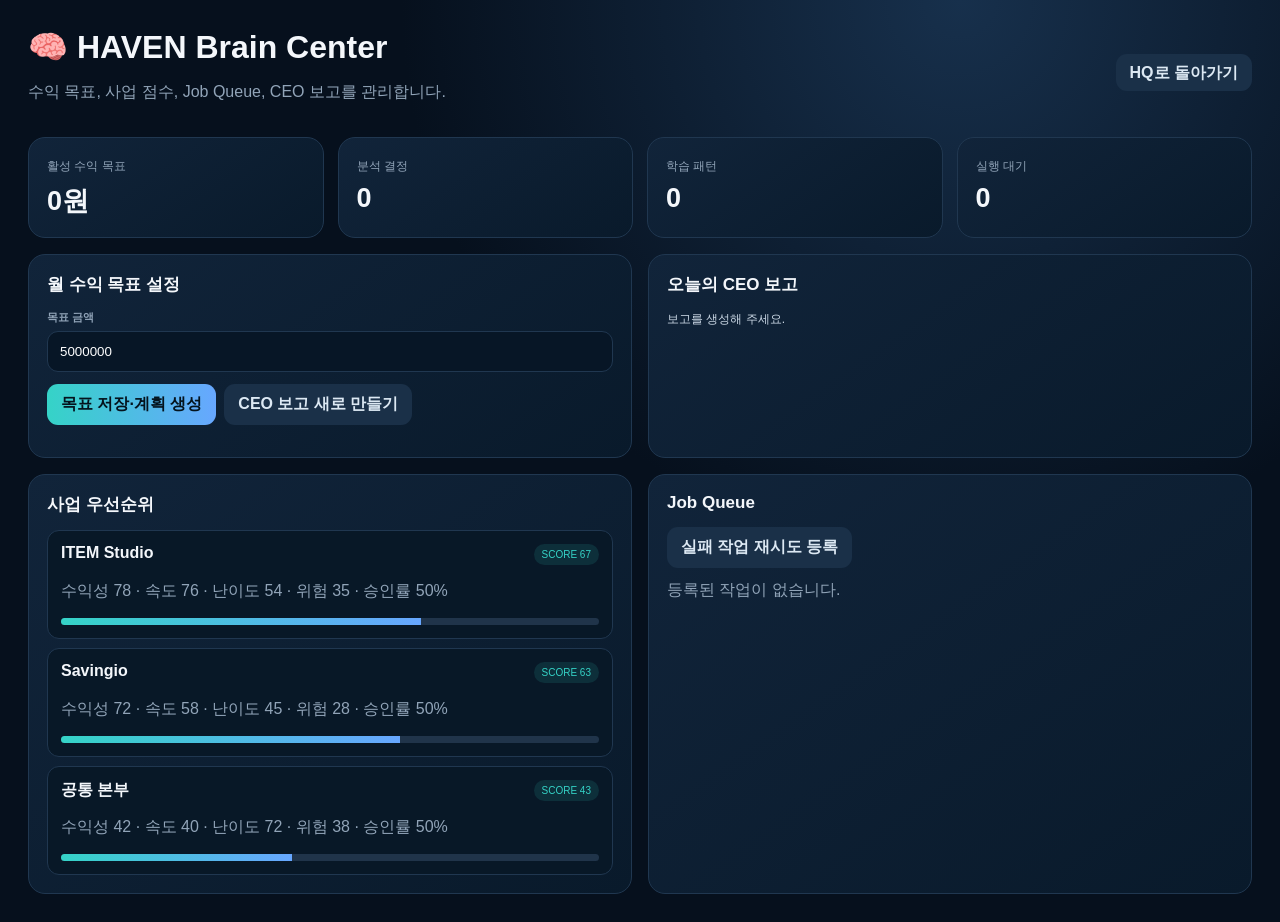
<file: hq/brain-center.html>
<!doctype html>
<html lang="ko"><head><meta charset="utf-8"><meta name="viewport" content="width=device-width,initial-scale=1"><title>HAVEN Brain Center</title>
<style>
:root{--bg:#06101d;--panel:#0d1b2d;--line:#203750;--text:#f4f7fb;--muted:#91a4b8;--cyan:#35d3c7;--green:#35c77a;--yellow:#f4c85b}*{box-sizing:border-box}body{margin:0;background:radial-gradient(circle at 75% 0,#17304c,#06101d 42%);color:var(--text);font-family:Arial,"Noto Sans KR",sans-serif}main{max-width:1280px;margin:auto;padding:28px}.top{display:flex;justify-content:space-between;gap:16px;align-items:center}.top h1{margin:0}.top p,.muted{color:var(--muted)}a,button{font:inherit}.btn{border:0;border-radius:11px;padding:10px 14px;font-weight:900;cursor:pointer;text-decoration:none}.primary{background:linear-gradient(90deg,var(--cyan),#67a7ff);color:#04131d}.secondary{background:#1a3048;color:#dce8f3}.grid{display:grid;grid-template-columns:repeat(4,1fr);gap:14px;margin-top:18px}.two{display:grid;grid-template-columns:1fr 1fr;gap:16px;margin-top:16px}.card{background:linear-gradient(145deg,#11243a,#091a2b);border:1px solid var(--line);border-radius:17px;padding:18px}.card h2{font-size:17px;margin:0 0 14px}.metric span{font-size:12px;color:var(--muted)}.metric strong{display:block;font-size:27px;margin-top:8px}.field{display:grid;gap:6px;margin-top:10px}.field label{font-size:11px;color:var(--muted);font-weight:800}.field input{background:#071626;color:#fff;border:1px solid var(--line);border-radius:11px;padding:12px}.list{display:grid;gap:9px}.item{background:#081827;border:1px solid var(--line);border-radius:12px;padding:13px}.head{display:flex;justify-content:space-between;gap:10px}.badge{font-size:10px;border-radius:999px;padding:5px 8px;background:rgba(53,211,199,.12);color:var(--cyan)}.bar{height:7px;background:#20344a;border-radius:99px;overflow:hidden;margin-top:9px}.bar span{display:block;height:100%;background:linear-gradient(90deg,var(--cyan),#67a7ff)}.output{white-space:pre-wrap;line-height:1.6;color:#cbd8e5;font-size:12px}.actions{display:flex;gap:8px;flex-wrap:wrap;margin-top:12px}@media(max-width:850px){.grid{grid-template-columns:repeat(2,1fr)}.two{grid-template-columns:1fr}}@media(max-width:520px){.grid{grid-template-columns:1fr}.top{align-items:flex-start;flex-direction:column}main{padding:18px 12px}}
</style></head><body><main><header class="top"><div><h1>🧠 HAVEN Brain Center</h1><p>수익 목표, 사업 점수, Job Queue, CEO 보고를 관리합니다.</p></div><div><a class="btn secondary" href="./">HQ로 돌아가기</a></div></header>
<section class="grid"><div class="card metric"><span>활성 수익 목표</span><strong id="goal">0원</strong></div><div class="card metric"><span>분석 결정</span><strong id="decisions">0</strong></div><div class="card metric"><span>학습 패턴</span><strong id="patterns">0</strong></div><div class="card metric"><span>실행 대기</span><strong id="queued">0</strong></div></section>
<section class="two"><div class="card"><h2>월 수익 목표 설정</h2><div class="field"><label>목표 금액</label><input id="amount" type="number" min="0" step="10000" value="5000000"></div><div class="actions"><button class="btn primary" id="goalBtn">목표 저장·계획 생성</button><button class="btn secondary" id="reportBtn">CEO 보고 새로 만들기</button></div><div id="plan" class="output" style="margin-top:14px"></div></div><div class="card"><h2>오늘의 CEO 보고</h2><div id="report" class="output">보고를 생성해 주세요.</div></div></section>
<section class="two"><div class="card"><h2>사업 우선순위</h2><div id="businesses" class="list"></div></div><div class="card"><h2>Job Queue</h2><div class="actions"><button class="btn secondary" id="retryBtn">실패 작업 재시도 등록</button></div><div id="jobs" class="list" style="margin-top:12px"></div></div></section>
<script src="company-brain.js"></script><script>
const B=window.HavenCompanyBrain,$=id=>document.getElementById(id),won=n=>Number(n||0).toLocaleString('ko-KR')+'원';
function companyState(){try{return JSON.parse(localStorage.getItem('haven_ai_company_v5')||'{}')}catch{return{}}}
function render(){const m=B.getMemory(),q=B.getQueue(),g=B.activeGoal();$('goal').textContent=won(g?.target);$('decisions').textContent=m.decisions.length;$('patterns').textContent=m.patterns.length;$('queued').textContent=q.jobs.filter(x=>['QUEUED','RETRY','RUNNING'].includes(x.status)).length;$('businesses').innerHTML=B.businessScores().map(x=>`<div class="item"><div class="head"><strong>${x.name}</strong><span class="badge">SCORE ${x.score}</span></div><p class="muted">수익성 ${x.revenue} · 속도 ${x.speed} · 난이도 ${x.difficulty} · 위험 ${x.risk} · 승인률 ${x.approvalRate}%</p><div class="bar"><span style="width:${x.score}%"></span></div></div>`).join('');$('jobs').innerHTML=q.jobs.slice(0,20).map(x=>`<div class="item"><div class="head"><strong>${x.title}</strong><span class="badge">${x.status}</span></div><p class="muted">${x.division||''} · ${x.priority} · 시도 ${x.attempts||0}회</p></div>`).join('')||'<div class="muted">등록된 작업이 없습니다.</div>'}
function showPlan(p){$('plan').textContent=`목표 ${won(p.target)}\n현재 ${won(p.current)}\n부족액 ${won(p.gap)}\n\n`+p.allocations.map(x=>`${x.division}: ${won(x.amount)} · ${x.feasible?'수용 가능':'목표 조정 필요'}\n${x.action}`).join('\n\n')}
function showReport(r){$('report').textContent=`생성: ${new Date(r.at).toLocaleString('ko-KR')}\n미션 ${r.metrics.missions}건 · 승인 ${r.metrics.approved}건 · 반려 ${r.metrics.rejected}건\n승인 대기 ${r.metrics.pending}건 · Queue ${r.metrics.queued}건\n승인률 ${r.metrics.approvalRate}%\n\n추천\n${r.recommendations.map(x=>'• '+x).join('\n')||'• 현재 긴급 권고 없음'}`;if(r.revenuePlan)showPlan(r.revenuePlan)}
$('goalBtn').onclick=()=>{const g=B.setRevenueGoal($('amount').value);const p=B.buildRevenuePlan(g.target,0);showPlan(p);render()};$('reportBtn').onclick=()=>{showReport(B.createCEOReport(companyState()));render()};$('retryBtn').onclick=()=>{B.retryFailed();render()};render();const last=B.getMemory().reports[0];if(last)showReport(last);
</script></main></body></html>
</file>
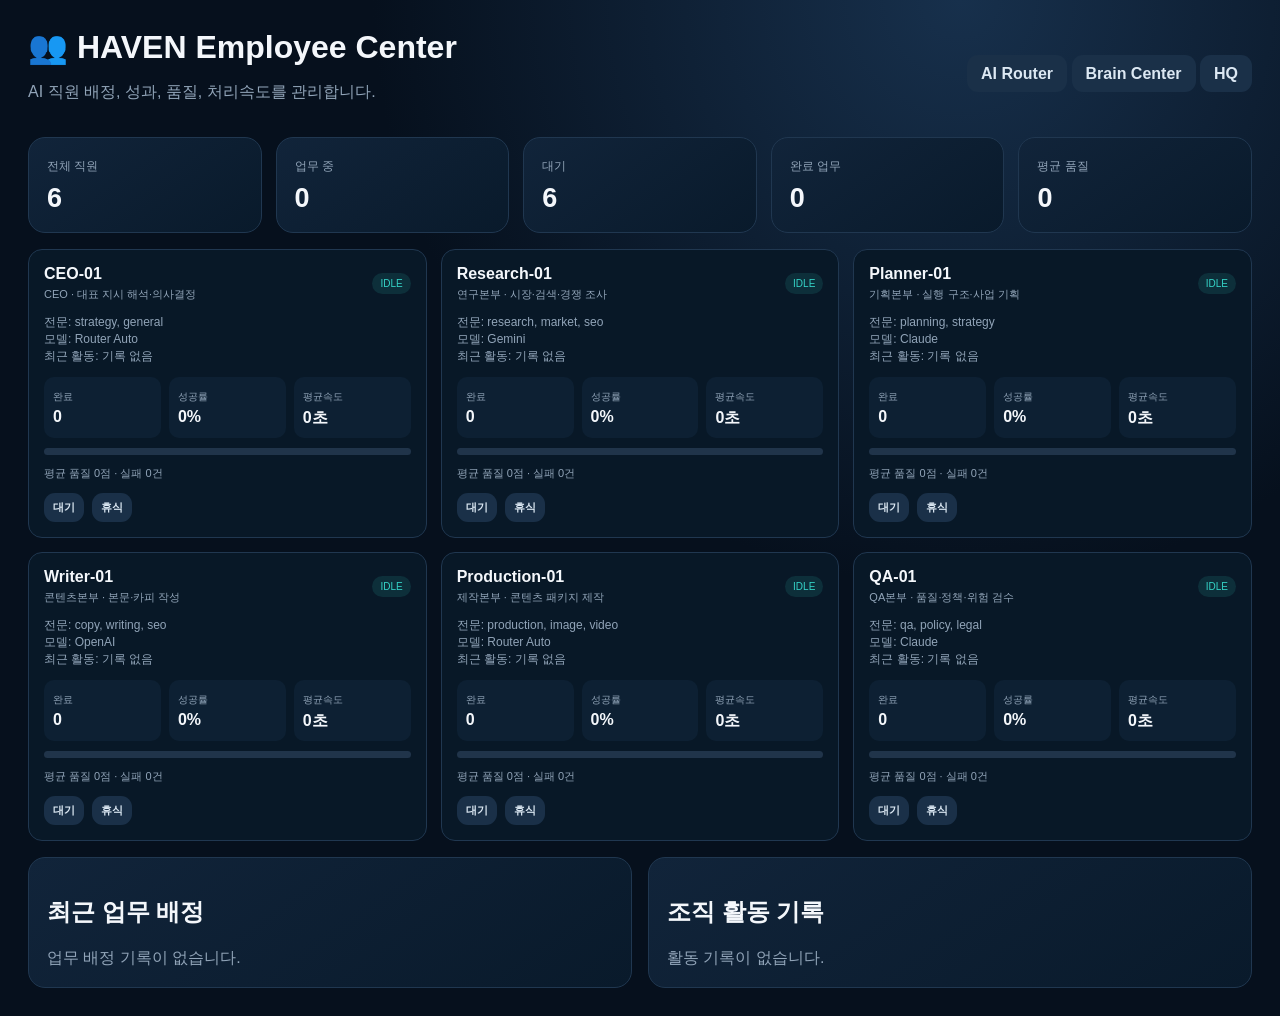
<file: hq/employee-center.html>
<!doctype html><html lang="ko"><head><meta charset="utf-8"><meta name="viewport" content="width=device-width,initial-scale=1"><title>HAVEN Employee Center</title><style>:root{--bg:#06101d;--panel:#0d1b2d;--line:#203750;--text:#f4f7fb;--muted:#91a4b8;--cyan:#35d3c7;--green:#35c77a;--yellow:#f4c85b;--red:#ff6b72}*{box-sizing:border-box}body{margin:0;background:radial-gradient(circle at 75% 0,#17304c,#06101d 42%);color:var(--text);font-family:Arial,"Noto Sans KR",sans-serif}main{max-width:1380px;margin:auto;padding:28px}.top{display:flex;justify-content:space-between;gap:16px;align-items:center}.top h1{margin:0}.top p,.muted{color:var(--muted)}a,button,input,select{font:inherit}.btn{border:0;border-radius:11px;padding:10px 14px;font-weight:900;cursor:pointer;text-decoration:none}.primary{background:linear-gradient(90deg,var(--cyan),#67a7ff);color:#04131d}.secondary{background:#1a3048;color:#dce8f3}.grid{display:grid;grid-template-columns:repeat(5,1fr);gap:14px;margin-top:18px}.card{background:linear-gradient(145deg,#11243a,#091a2b);border:1px solid var(--line);border-radius:17px;padding:18px}.metric span{font-size:12px;color:var(--muted)}.metric strong{display:block;font-size:27px;margin-top:8px}.employees{display:grid;grid-template-columns:repeat(3,1fr);gap:14px;margin-top:16px}.employee{background:#081827;border:1px solid var(--line);border-radius:14px;padding:15px}.head{display:flex;justify-content:space-between;gap:10px;align-items:center}.badge{font-size:10px;border-radius:999px;padding:5px 8px;background:rgba(53,211,199,.12);color:var(--cyan)}.badge.work{background:rgba(244,200,91,.12);color:var(--yellow)}.badge.pause{background:rgba(255,107,114,.12);color:#ff9ba0}.stats{display:grid;grid-template-columns:repeat(3,1fr);gap:8px;margin-top:12px}.stat{background:#0d2033;border-radius:10px;padding:9px}.stat span{font-size:10px;color:var(--muted)}.stat strong{display:block;margin-top:4px}.bar{height:7px;background:#20344a;border-radius:99px;overflow:hidden;margin-top:10px}.bar span{display:block;height:100%;background:linear-gradient(90deg,var(--cyan),#67a7ff)}.two{display:grid;grid-template-columns:1fr 1fr;gap:16px;margin-top:16px}.list{display:grid;gap:9px}.item{background:#081827;border:1px solid var(--line);border-radius:12px;padding:13px}.actions{display:flex;gap:8px;flex-wrap:wrap;margin-top:12px}.mini{padding:7px 9px;font-size:11px}@media(max-width:1000px){.grid{grid-template-columns:repeat(2,1fr)}.employees{grid-template-columns:repeat(2,1fr)}}@media(max-width:650px){.grid,.employees,.two{grid-template-columns:1fr}.top{align-items:flex-start;flex-direction:column}main{padding:18px 12px}}</style></head><body><main><header class="top"><div><h1>👥 HAVEN Employee Center</h1><p>AI 직원 배정, 성과, 품질, 처리속도를 관리합니다.</p></div><div><a class="btn secondary" href="ai-router-center.html">AI Router</a> <a class="btn secondary" href="brain-center.html">Brain Center</a> <a class="btn secondary" href="./">HQ</a></div></header><section class="grid"><div class="card metric"><span>전체 직원</span><strong id="total">0</strong></div><div class="card metric"><span>업무 중</span><strong id="working">0</strong></div><div class="card metric"><span>대기</span><strong id="idle">0</strong></div><div class="card metric"><span>완료 업무</span><strong id="completed">0</strong></div><div class="card metric"><span>평균 품질</span><strong id="quality">0</strong></div></section><section id="employees" class="employees"></section><section class="two"><div class="card"><h2>최근 업무 배정</h2><div id="assignments" class="list"></div></div><div class="card"><h2>조직 활동 기록</h2><div id="events" class="list"></div></div></section><script src="employee-engine.js"></script><script>const A=window.HavenEmployeeAI,$=id=>document.getElementById(id),fmt=v=>v?new Date(v).toLocaleString('ko-KR'):'기록 없음',ms=v=>v?`${(v/1000).toFixed(1)}초`:'0초';function badge(s){return s==='WORKING'?'work':s==='PAUSED'?'pause':''}function render(){const s=A.getState(),x=A.summary();$('total').textContent=x.total;$('working').textContent=x.working;$('idle').textContent=x.idle;$('completed').textContent=x.completed;$('quality').textContent=Math.round(x.averageQuality);$('employees').innerHTML=s.employees.map(e=>{const q=A.averageQuality(e),avg=A.averageMs(e),rate=(e.completed+e.failed)?Math.round(e.completed/(e.completed+e.failed)*100):0;return `<div class="employee"><div class="head"><div><strong>${e.name}</strong><div class="muted" style="font-size:11px;margin-top:4px">${e.department} · ${e.role}</div></div><span class="badge ${badge(e.status)}">${e.status}</span></div><p class="muted" style="font-size:12px">전문: ${e.skills.join(', ')}<br>모델: ${e.model}<br>최근 활동: ${fmt(e.lastActiveAt)}</p><div class="stats"><div class="stat"><span>완료</span><strong>${e.completed}</strong></div><div class="stat"><span>성공률</span><strong>${rate}%</strong></div><div class="stat"><span>평균속도</span><strong>${ms(avg)}</strong></div></div><div class="bar"><span style="width:${q}%"></span></div><p class="muted" style="font-size:11px">평균 품질 ${q}점 · 실패 ${e.failed}건</p><div class="actions"><button class="btn secondary mini" onclick="setStatus('${e.id}','IDLE')">대기</button><button class="btn secondary mini" onclick="setStatus('${e.id}','PAUSED')">휴식</button></div></div>`}).join('');$('assignments').innerHTML=s.assignments.slice(0,20).map(a=>`<div class="item"><div class="head"><strong>${a.employeeName}</strong><span class="badge ${a.status==='WORKING'?'work':''}">${a.status}</span></div><p class="muted">${a.taskId} · ${a.skill}<br>${fmt(a.startedAt)}${a.completedAt?' → '+fmt(a.completedAt):''}<br>품질 ${a.quality??'-'} · ${a.provider||'대기'} ${a.model||''}</p></div>`).join('')||'<div class="muted">업무 배정 기록이 없습니다.</div>';$('events').innerHTML=s.events.slice(0,20).map(e=>`<div class="item"><div class="head"><strong>${e.type}</strong><span class="badge">${fmt(e.at)}</span></div><p class="muted">${e.message}</p></div>`).join('')||'<div class="muted">활동 기록이 없습니다.</div>'}window.setStatus=(id,status)=>{A.setStatus(id,status);render()};render();setInterval(render,5000);</script></main></body></html>
</file>
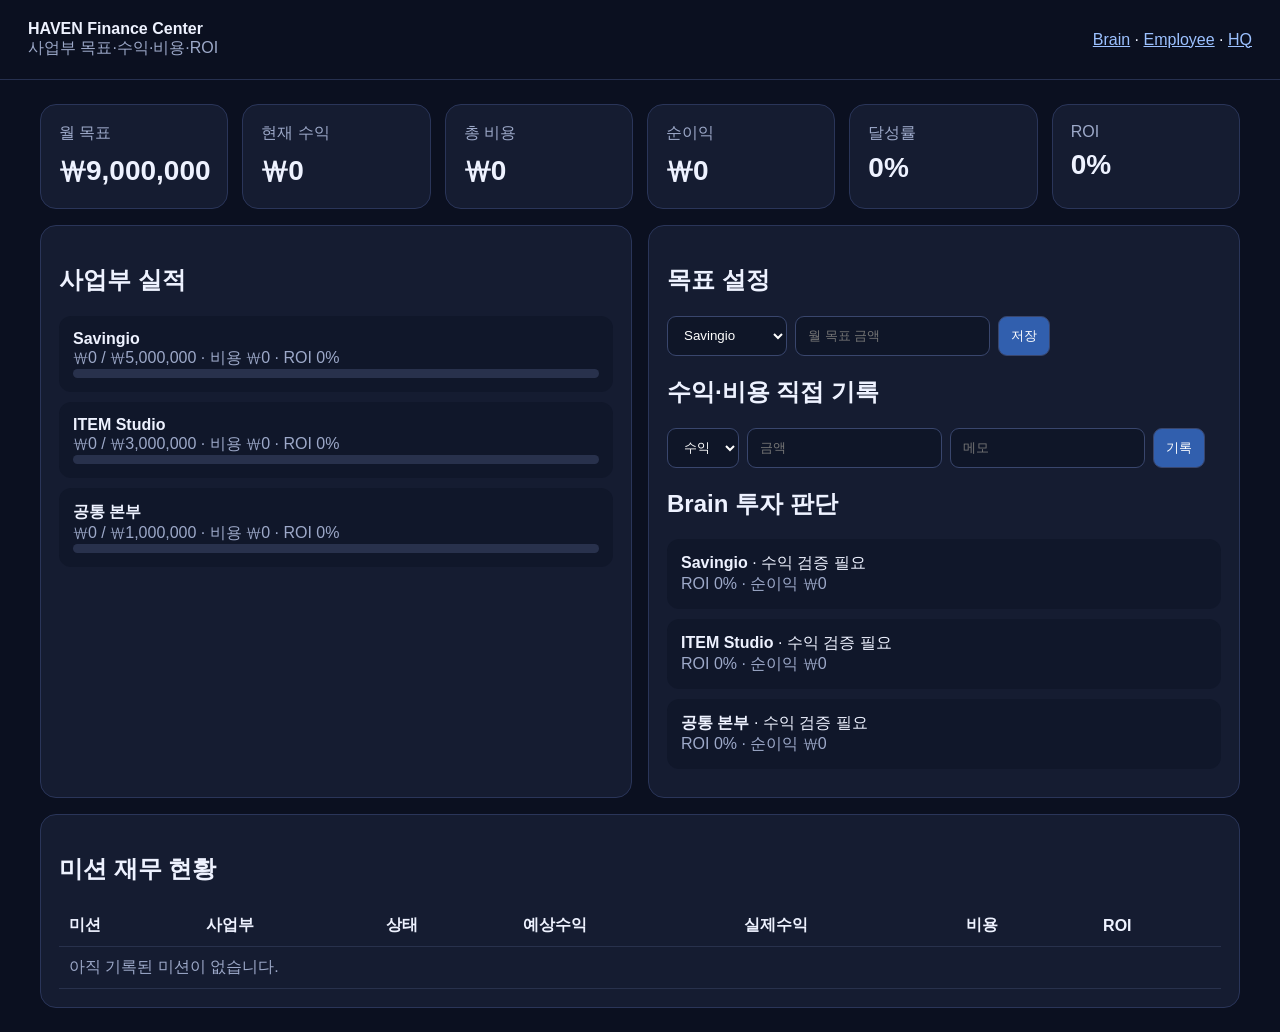
<file: hq/finance-center.html>
<!doctype html><html lang="ko"><head><meta charset="utf-8"><meta name="viewport" content="width=device-width,initial-scale=1"><title>HAVEN Finance Center</title><style>body{margin:0;font-family:Arial,sans-serif;background:#0b1020;color:#eef2ff}header{padding:20px 28px;border-bottom:1px solid #26304f;display:flex;justify-content:space-between;align-items:center}a{color:#9cc1ff}.wrap{padding:24px;max-width:1200px;margin:auto}.grid{display:grid;grid-template-columns:repeat(auto-fit,minmax(180px,1fr));gap:14px}.card{background:#151c31;border:1px solid #2a3559;border-radius:16px;padding:18px}.big{font-size:28px;font-weight:700;margin-top:8px}.muted{color:#9da9c9}.row{display:grid;grid-template-columns:1fr 1fr;gap:16px;margin-top:16px}.business{margin:10px 0;padding:14px;border-radius:12px;background:#10172a}.bar{height:9px;background:#28314c;border-radius:10px;overflow:hidden}.bar i{display:block;height:100%;background:#6fa8ff}.actions{display:flex;gap:8px;flex-wrap:wrap}input,select,button{padding:10px 12px;border-radius:9px;border:1px solid #39466d;background:#0f1628;color:#fff}button{cursor:pointer;background:#315fae}.table{width:100%;border-collapse:collapse}.table th,.table td{padding:10px;border-bottom:1px solid #28314c;text-align:left}@media(max-width:760px){.row{grid-template-columns:1fr}}</style></head><body><header><div><strong>HAVEN Finance Center</strong><div class="muted">사업부 목표·수익·비용·ROI</div></div><nav><a href="brain-center.html">Brain</a> · <a href="employee-center.html">Employee</a> · <a href="index.html">HQ</a></nav></header><main class="wrap"><section id="metrics" class="grid"></section><section class="row"><div class="card"><h2>사업부 실적</h2><div id="businesses"></div></div><div class="card"><h2>목표 설정</h2><div class="actions"><select id="division"><option>Savingio</option><option>ITEM Studio</option><option>공통 본부</option></select><input id="goal" type="number" placeholder="월 목표 금액"><button id="saveGoal">저장</button></div><h2>수익·비용 직접 기록</h2><div class="actions"><select id="type"><option value="REVENUE">수익</option><option value="COST">비용</option></select><input id="amount" type="number" placeholder="금액"><input id="note" placeholder="메모"><button id="addTx">기록</button></div><h2>Brain 투자 판단</h2><div id="recommend"></div></div></section><section class="card" style="margin-top:16px"><h2>미션 재무 현황</h2><div style="overflow:auto"><table class="table"><thead><tr><th>미션</th><th>사업부</th><th>상태</th><th>예상수익</th><th>실제수익</th><th>비용</th><th>ROI</th></tr></thead><tbody id="missions"></tbody></table></div></section></main><script src="finance-engine.js"></script><script>const won=n=>new Intl.NumberFormat('ko-KR',{style:'currency',currency:'KRW',maximumFractionDigits:0}).format(Number(n)||0);function render(){const F=window.HavenFinance,s=F.summary();metrics.innerHTML=[['월 목표',won(s.goal)],['현재 수익',won(s.revenue)],['총 비용',won(s.cost)],['순이익',won(s.profit)],['달성률',s.achievement+'%'],['ROI',s.roi+'%']].map(x=>`<div class="card"><div class="muted">${x[0]}</div><div class="big">${x[1]}</div></div>`).join('');businesses.innerHTML=s.businesses.map(x=>`<div class="business"><strong>${x.division}</strong><div class="muted">${won(x.revenue)} / ${won(x.goal)} · 비용 ${won(x.cost)} · ROI ${x.roi}%</div><div class="bar"><i style="width:${Math.min(100,x.achievement)}%"></i></div></div>`).join('');recommend.innerHTML=F.recommendations().map(x=>`<div class="business"><strong>${x.division}</strong> · ${x.action}<div class="muted">ROI ${x.roi}% · 순이익 ${won(x.profit)}</div></div>`).join('');missions.innerHTML=F.getState().missions.map(x=>`<tr><td>${x.title}</td><td>${x.division}</td><td>${x.status}</td><td>${won(x.estimatedRevenue)}</td><td>${won(x.actualRevenue)}</td><td>${won(x.cost)}</td><td>${x.roi}%</td></tr>`).join('')||'<tr><td colspan="7" class="muted">아직 기록된 미션이 없습니다.</td></tr>'}saveGoal.onclick=()=>{window.HavenFinance.setBusinessGoal(division.value,goal.value);render()};addTx.onclick=()=>{window.HavenFinance.addTransaction({division:division.value,type:type.value,amount:amount.value,note:note.value});amount.value='';note.value='';render()};render();</script></body></html>
</file>
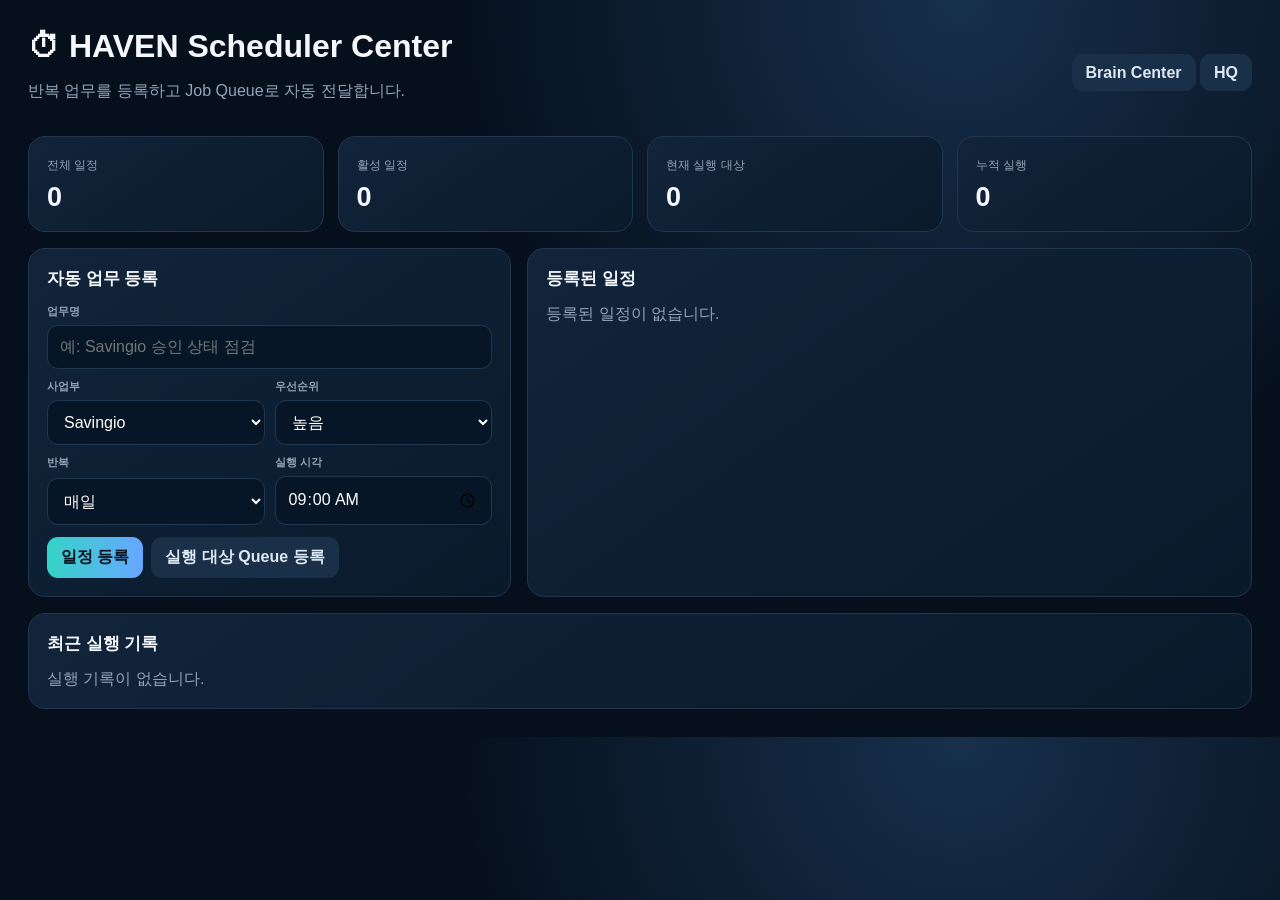
<file: hq/scheduler-center.html>
<!doctype html><html lang="ko"><head><meta charset="utf-8"><meta name="viewport" content="width=device-width,initial-scale=1"><title>HAVEN Scheduler Center</title><style>:root{--bg:#06101d;--panel:#0d1b2d;--line:#203750;--text:#f4f7fb;--muted:#91a4b8;--cyan:#35d3c7;--green:#35c77a;--yellow:#f4c85b;--red:#ff6b72}*{box-sizing:border-box}body{margin:0;background:radial-gradient(circle at 75% 0,#17304c,#06101d 42%);color:var(--text);font-family:Arial,"Noto Sans KR",sans-serif}main{max-width:1280px;margin:auto;padding:28px}.top{display:flex;justify-content:space-between;gap:16px;align-items:center}.top h1{margin:0}.top p,.muted{color:var(--muted)}a,button,input,select{font:inherit}.btn{border:0;border-radius:11px;padding:10px 14px;font-weight:900;cursor:pointer;text-decoration:none}.primary{background:linear-gradient(90deg,var(--cyan),#67a7ff);color:#04131d}.secondary{background:#1a3048;color:#dce8f3}.danger{background:rgba(255,107,114,.14);color:#ff9ba0}.grid{display:grid;grid-template-columns:repeat(4,1fr);gap:14px;margin-top:18px}.two{display:grid;grid-template-columns:.8fr 1.2fr;gap:16px;margin-top:16px}.card{background:linear-gradient(145deg,#11243a,#091a2b);border:1px solid var(--line);border-radius:17px;padding:18px}.card h2{font-size:17px;margin:0 0 14px}.metric span{font-size:12px;color:var(--muted)}.metric strong{display:block;font-size:27px;margin-top:8px}.field{display:grid;gap:6px;margin-top:10px}.field label{font-size:11px;color:var(--muted);font-weight:800}.field input,.field select{background:#071626;color:#fff;border:1px solid var(--line);border-radius:11px;padding:12px}.row{display:grid;grid-template-columns:1fr 1fr;gap:10px}.list{display:grid;gap:9px}.item{background:#081827;border:1px solid var(--line);border-radius:12px;padding:13px}.head{display:flex;justify-content:space-between;gap:10px;align-items:center}.badge{font-size:10px;border-radius:999px;padding:5px 8px;background:rgba(53,211,199,.12);color:var(--cyan)}.badge.off{background:rgba(255,107,114,.12);color:#ff9ba0}.actions{display:flex;gap:8px;flex-wrap:wrap;margin-top:12px}.mini{padding:7px 9px;font-size:11px}@media(max-width:850px){.grid{grid-template-columns:repeat(2,1fr)}.two{grid-template-columns:1fr}}@media(max-width:520px){.grid,.row{grid-template-columns:1fr}.top{align-items:flex-start;flex-direction:column}main{padding:18px 12px}}</style></head><body><main><header class="top"><div><h1>⏱ HAVEN Scheduler Center</h1><p>반복 업무를 등록하고 Job Queue로 자동 전달합니다.</p></div><div><a class="btn secondary" href="brain-center.html">Brain Center</a> <a class="btn secondary" href="./">HQ</a></div></header><section class="grid"><div class="card metric"><span>전체 일정</span><strong id="total">0</strong></div><div class="card metric"><span>활성 일정</span><strong id="enabled">0</strong></div><div class="card metric"><span>현재 실행 대상</span><strong id="due">0</strong></div><div class="card metric"><span>누적 실행</span><strong id="runs">0</strong></div></section><section class="two"><div class="card"><h2>자동 업무 등록</h2><div class="field"><label>업무명</label><input id="task" placeholder="예: Savingio 승인 상태 점검"></div><div class="row"><div class="field"><label>사업부</label><select id="division"><option>Savingio</option><option>ITEM Studio</option><option>공통 본부</option></select></div><div class="field"><label>우선순위</label><select id="priority"><option>긴급</option><option selected>높음</option><option>보통</option></select></div></div><div class="row"><div class="field"><label>반복</label><select id="frequency"><option value="DAILY">매일</option><option value="WEEKLY">매주</option><option value="MONTHLY">매월</option></select></div><div class="field"><label>실행 시각</label><input id="time" type="time" value="09:00"></div></div><div class="actions"><button class="btn primary" id="addBtn">일정 등록</button><button class="btn secondary" id="dueBtn">실행 대상 Queue 등록</button></div></div><div class="card"><h2>등록된 일정</h2><div id="items" class="list"></div></div></section><section class="card" style="margin-top:16px"><h2>최근 실행 기록</h2><div id="history" class="list"></div></section><script src="scheduler-engine.js"></script><script>const S=window.HavenScheduler,$=id=>document.getElementById(id),fmt=v=>new Date(v).toLocaleString('ko-KR');function render(){const x=S.summary(),st=S.getState();$('total').textContent=x.total;$('enabled').textContent=x.enabled;$('due').textContent=x.due;$('runs').textContent=x.runs;$('items').innerHTML=st.items.map(i=>`<div class="item"><div class="head"><strong>${i.title}</strong><span class="badge ${i.enabled?'':'off'}">${i.enabled?'ACTIVE':'OFF'}</span></div><p class="muted">${i.division} · ${i.priority} · ${i.frequency}<br>다음 실행 ${fmt(i.nextRunAt)}</p><div class="actions"><button class="btn secondary mini" onclick="runNow('${i.id}')">지금 실행</button><button class="btn secondary mini" onclick="toggleItem('${i.id}')">${i.enabled?'중지':'재개'}</button><button class="btn danger mini" onclick="removeItem('${i.id}')">삭제</button></div></div>`).join('')||'<div class="muted">등록된 일정이 없습니다.</div>';$('history').innerHTML=st.runs.slice(0,20).map(r=>`<div class="item"><div class="head"><strong>${r.title}</strong><span class="badge">${r.status}</span></div><p class="muted">${fmt(r.at)} · Job ${r.jobId}</p></div>`).join('')||'<div class="muted">실행 기록이 없습니다.</div>'}window.runNow=id=>{S.runNow(id);render()};window.toggleItem=id=>{S.toggle(id);render()};window.removeItem=id=>{S.remove(id);render()};$('addBtn').onclick=()=>{try{S.add({title:$('task').value,division:$('division').value,priority:$('priority').value,frequency:$('frequency').value,time:$('time').value});$('task').value='';render()}catch(e){alert(e.message)}};$('dueBtn').onclick=()=>{const jobs=S.runDue();alert(`${jobs.length}건을 Job Queue에 등록했습니다.`);render()};render();</script></main></body></html>
</file>
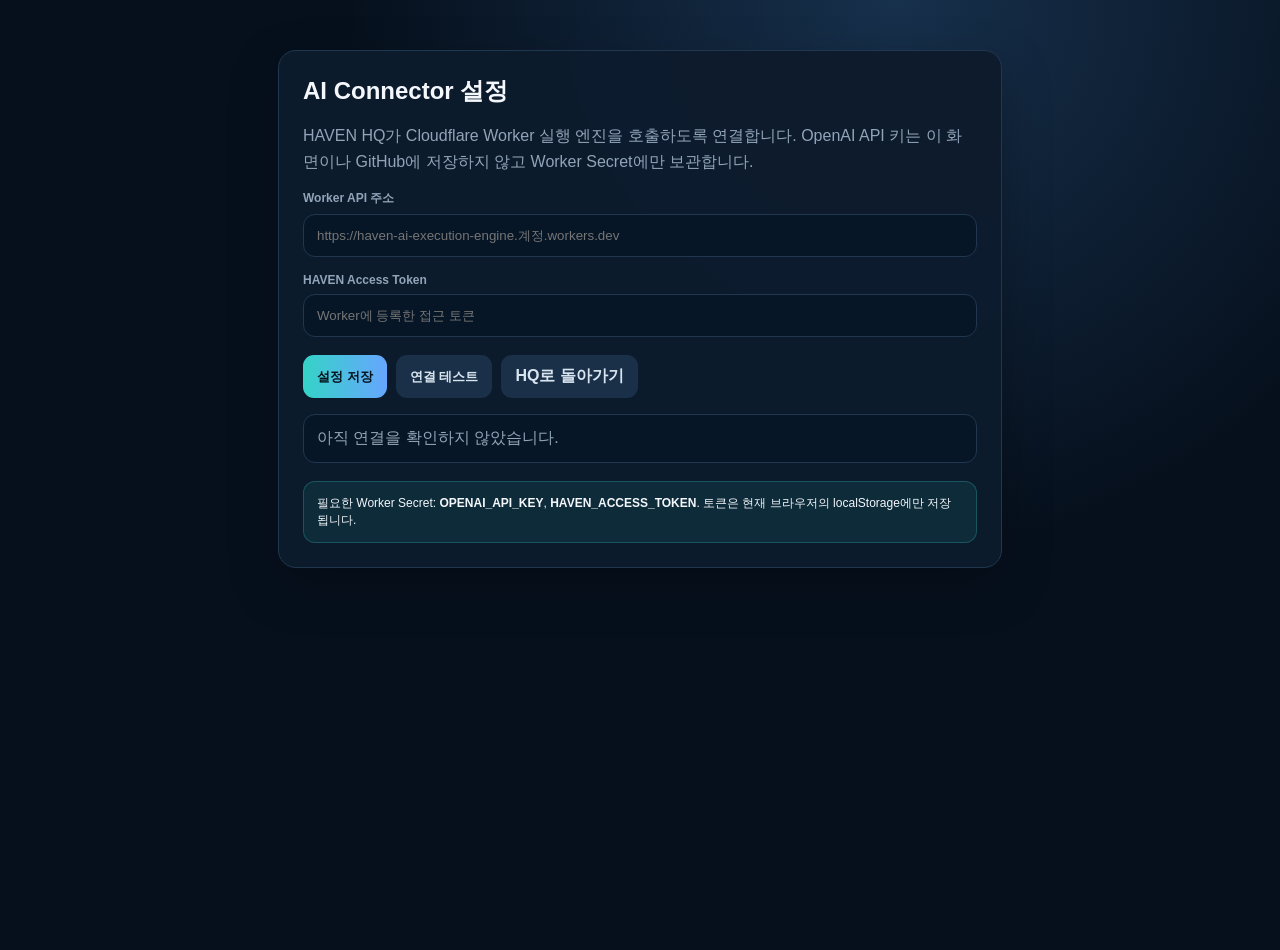
<file: hq/settings.html>
<!doctype html><html lang="ko"><head><meta charset="utf-8"><meta name="viewport" content="width=device-width,initial-scale=1"><title>HAVEN AI 연결 설정</title><style>:root{--bg:#06101d;--panel:#0d1b2d;--line:#203750;--text:#f4f7fb;--muted:#91a4b8;--cyan:#35d3c7;--green:#35c77a;--red:#ff6b72}*{box-sizing:border-box}body{margin:0;background:radial-gradient(circle at 70% 0,#17304c,#06101d 42%);color:var(--text);font-family:Arial,"Noto Sans KR",sans-serif;min-height:100vh}.wrap{max-width:760px;margin:50px auto;padding:0 18px}.card{background:rgba(13,27,45,.97);border:1px solid var(--line);border-radius:18px;padding:24px;box-shadow:0 18px 50px rgba(0,0,0,.25)}h1{margin:0 0 8px}p{color:var(--muted);line-height:1.6}.field{margin-top:16px}label{display:block;font-size:12px;font-weight:800;color:var(--muted);margin-bottom:7px}input{width:100%;padding:13px;border:1px solid var(--line);border-radius:12px;background:#071626;color:#fff}button,a{border:0;border-radius:11px;padding:11px 14px;font-weight:900;cursor:pointer;text-decoration:none;display:inline-block}.primary{background:linear-gradient(90deg,var(--cyan),#66a6ff);color:#04131d}.secondary{background:#1a3048;color:#d8e4ef}.actions{display:flex;gap:9px;flex-wrap:wrap;margin-top:18px}.status{margin-top:16px;padding:13px;border-radius:12px;background:#071626;border:1px solid var(--line);color:var(--muted);white-space:pre-wrap}.ok{color:#8ff0b7}.bad{color:#ff9ba0}.notice{font-size:12px;background:rgba(53,211,199,.09);border:1px solid rgba(53,211,199,.25);padding:13px;border-radius:12px;margin-top:18px}</style></head><body><main class="wrap"><section class="card"><h1>AI Connector 설정</h1><p>HAVEN HQ가 Cloudflare Worker 실행 엔진을 호출하도록 연결합니다. OpenAI API 키는 이 화면이나 GitHub에 저장하지 않고 Worker Secret에만 보관합니다.</p><div class="field"><label>Worker API 주소</label><input id="endpoint" placeholder="https://haven-ai-execution-engine.계정.workers.dev"></div><div class="field"><label>HAVEN Access Token</label><input id="token" type="password" placeholder="Worker에 등록한 접근 토큰"></div><div class="actions"><button class="primary" id="save">설정 저장</button><button class="secondary" id="test">연결 테스트</button><a class="secondary" href="./">HQ로 돌아가기</a></div><div id="status" class="status">아직 연결을 확인하지 않았습니다.</div><div class="notice">필요한 Worker Secret: <b>OPENAI_API_KEY</b>, <b>HAVEN_ACCESS_TOKEN</b>. 토큰은 현재 브라우저의 localStorage에만 저장됩니다.</div></section></main><script src="ai-connector.js"></script><script>const c=window.HavenAIConnector,$=id=>document.getElementById(id),cfg=c.getConfig();$('endpoint').value=cfg.endpoint||'';$('token').value=cfg.accessToken||'';$('save').onclick=()=>{c.save({endpoint:$('endpoint').value.trim(),accessToken:$('token').value.trim()});$('status').innerHTML='<span class="ok">설정을 저장했습니다.</span>'};$('test').onclick=async()=>{c.save({endpoint:$('endpoint').value.trim(),accessToken:$('token').value.trim()});$('status').textContent='연결 확인 중...';const r=await c.health();$('status').innerHTML=r.ok?`<span class="ok">연결 성공\n상태: ${r.status||'READY'}\nProvider: ${r.provider||'-'}\nModel: ${r.model||'-'}</span>`:`<span class="bad">연결 실패\n${r.error||r.status||'확인 필요'}</span>`};</script></body></html>
</file>
